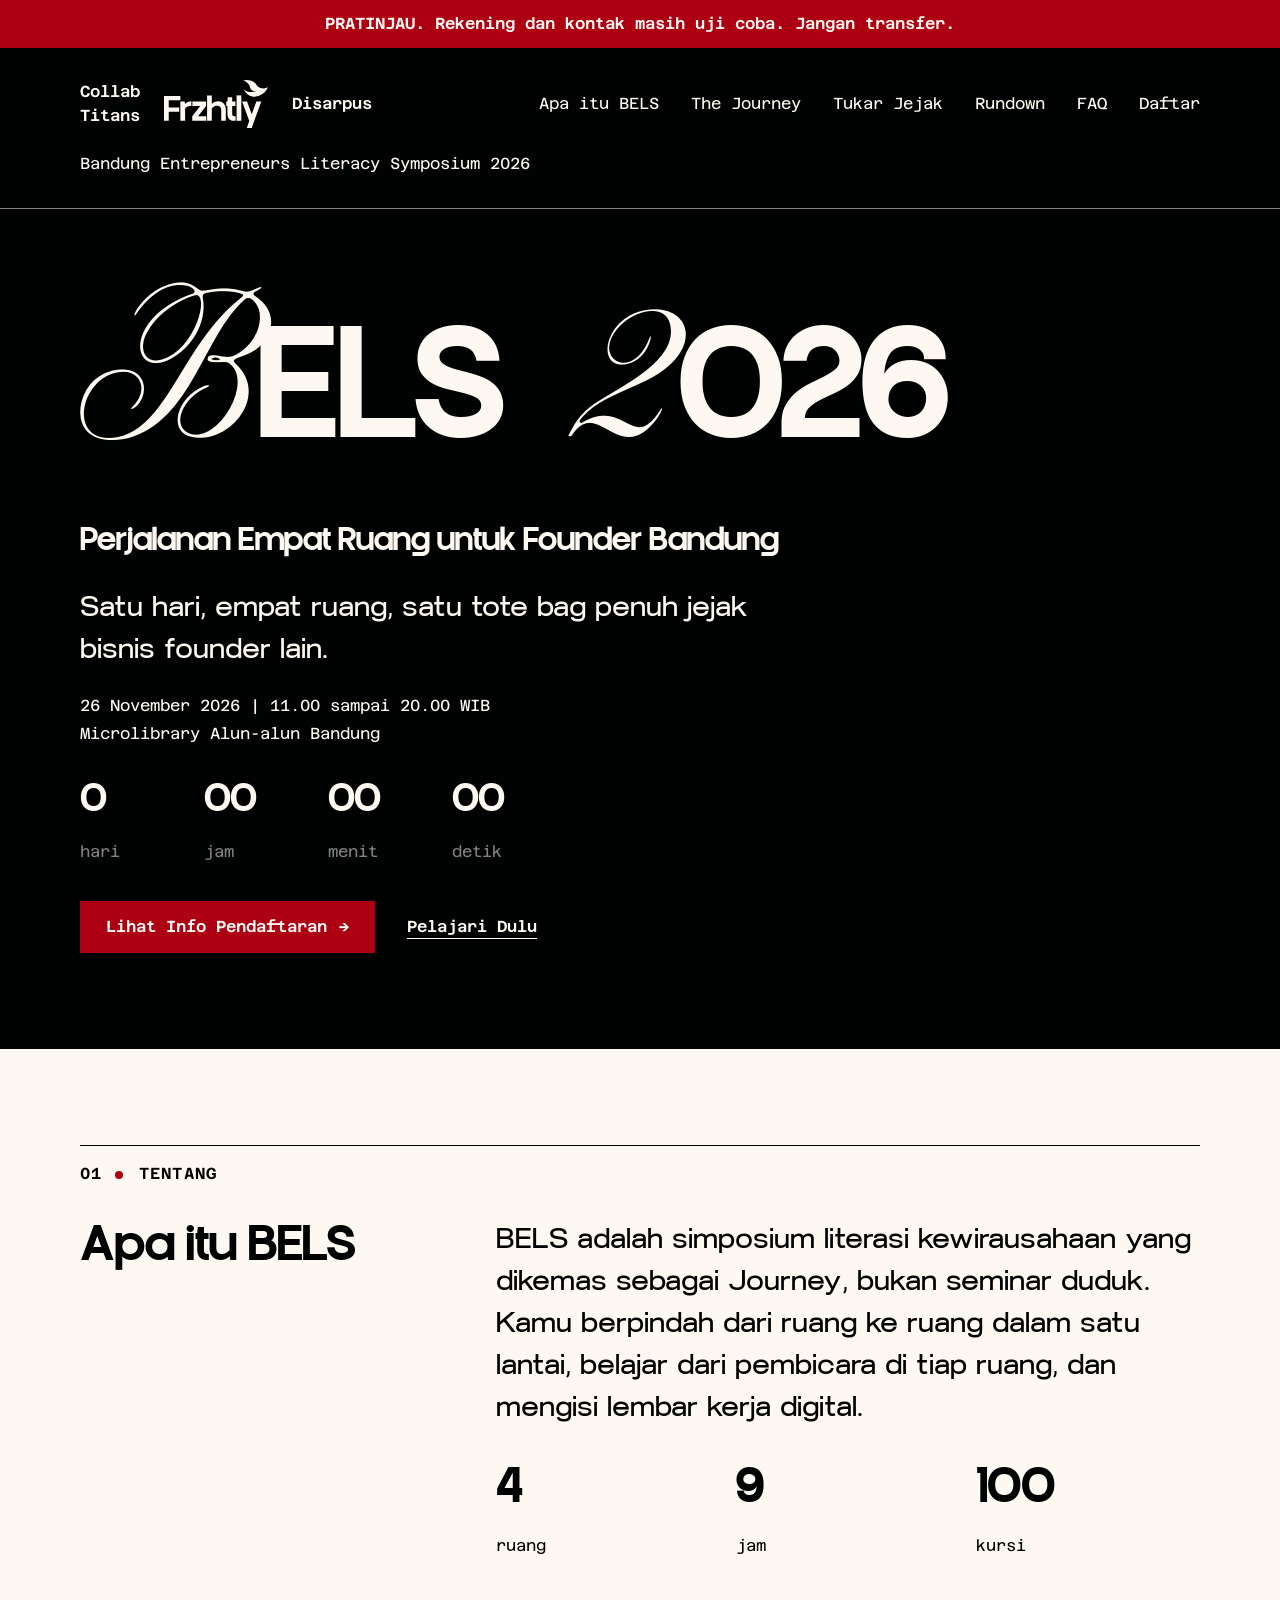
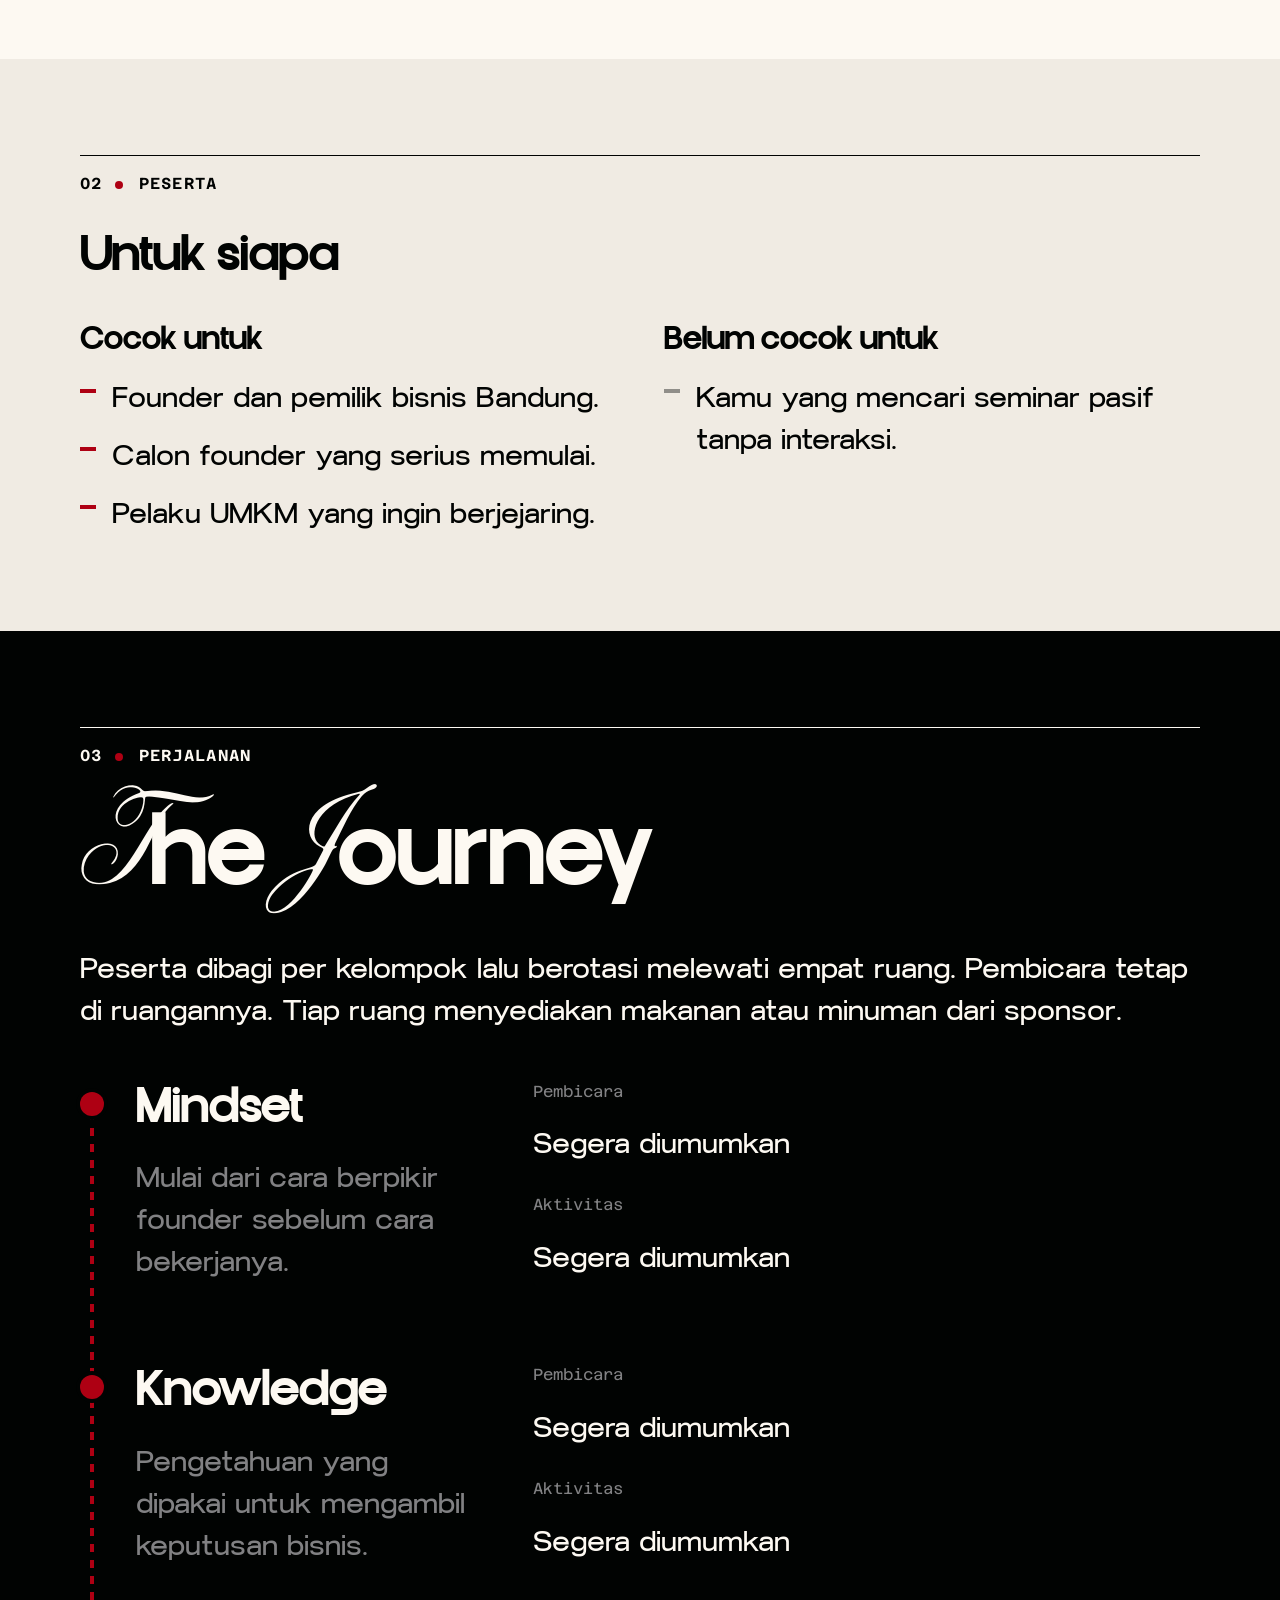
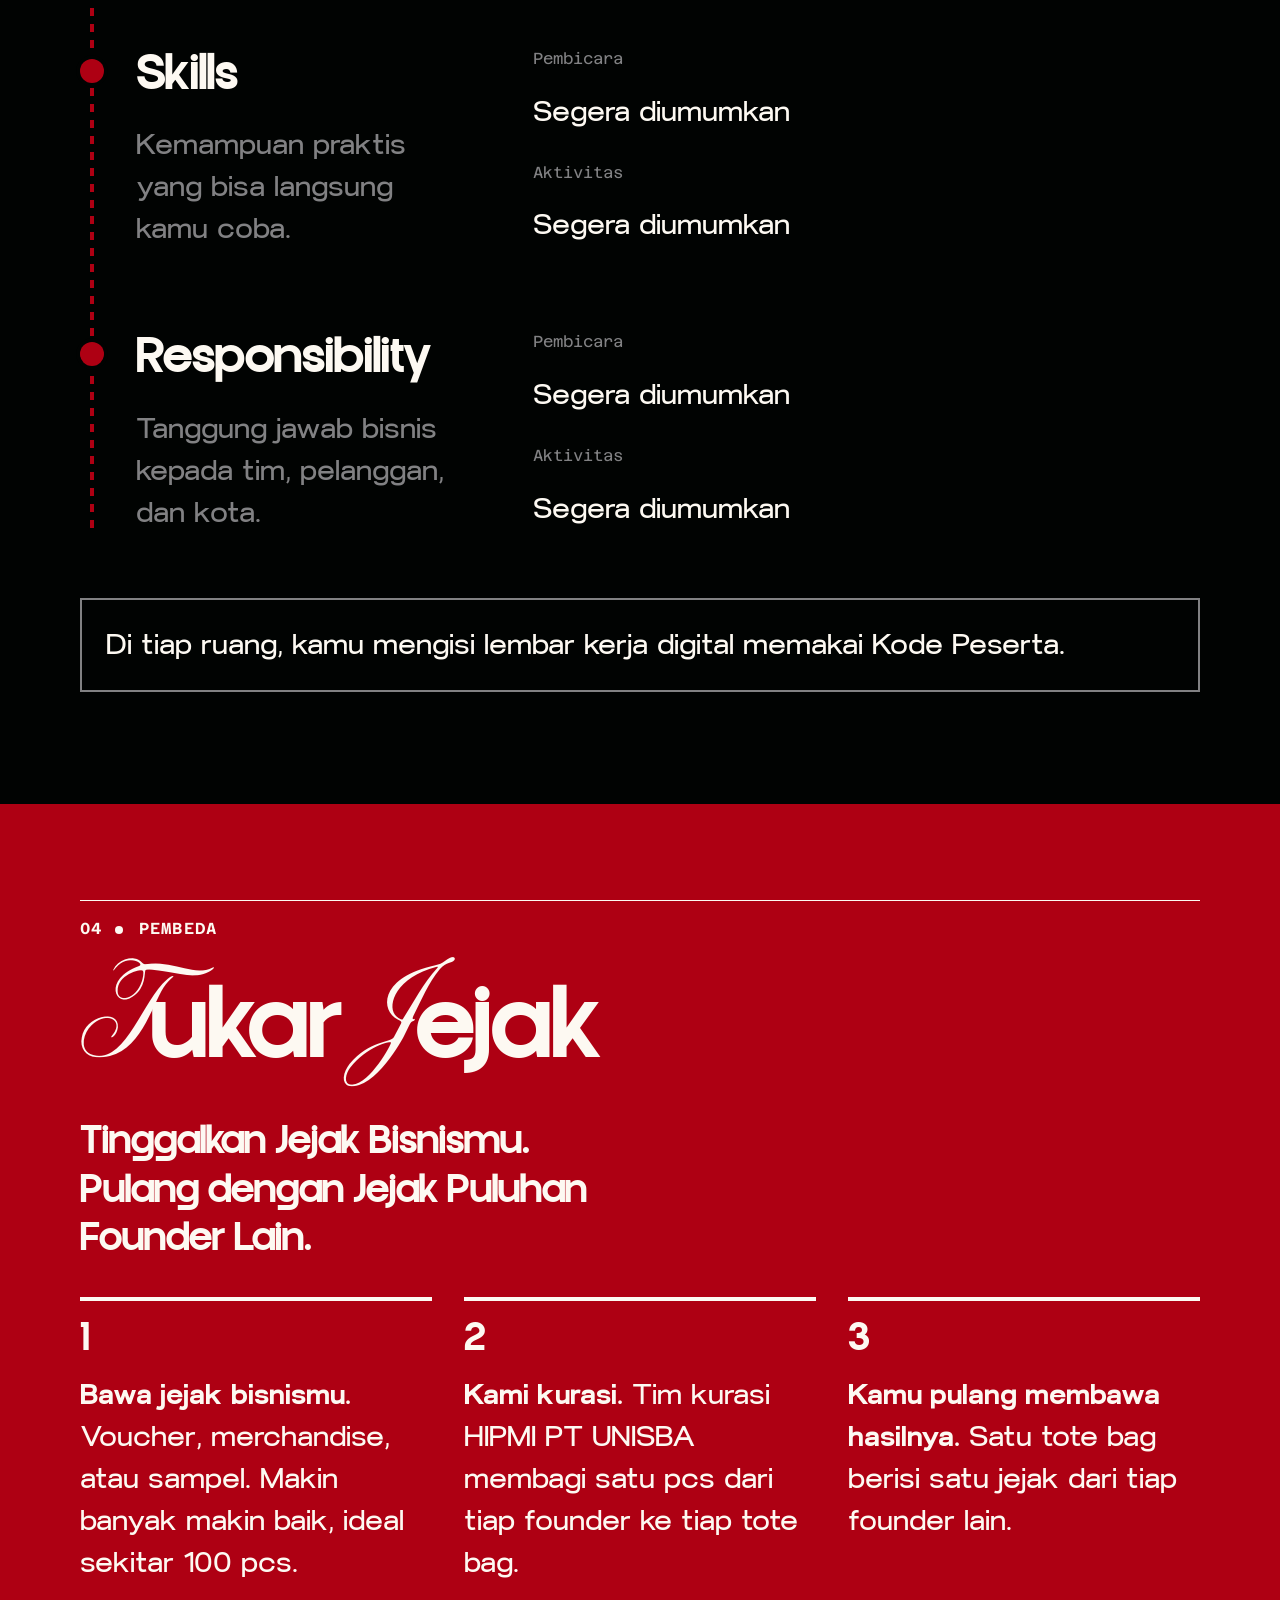
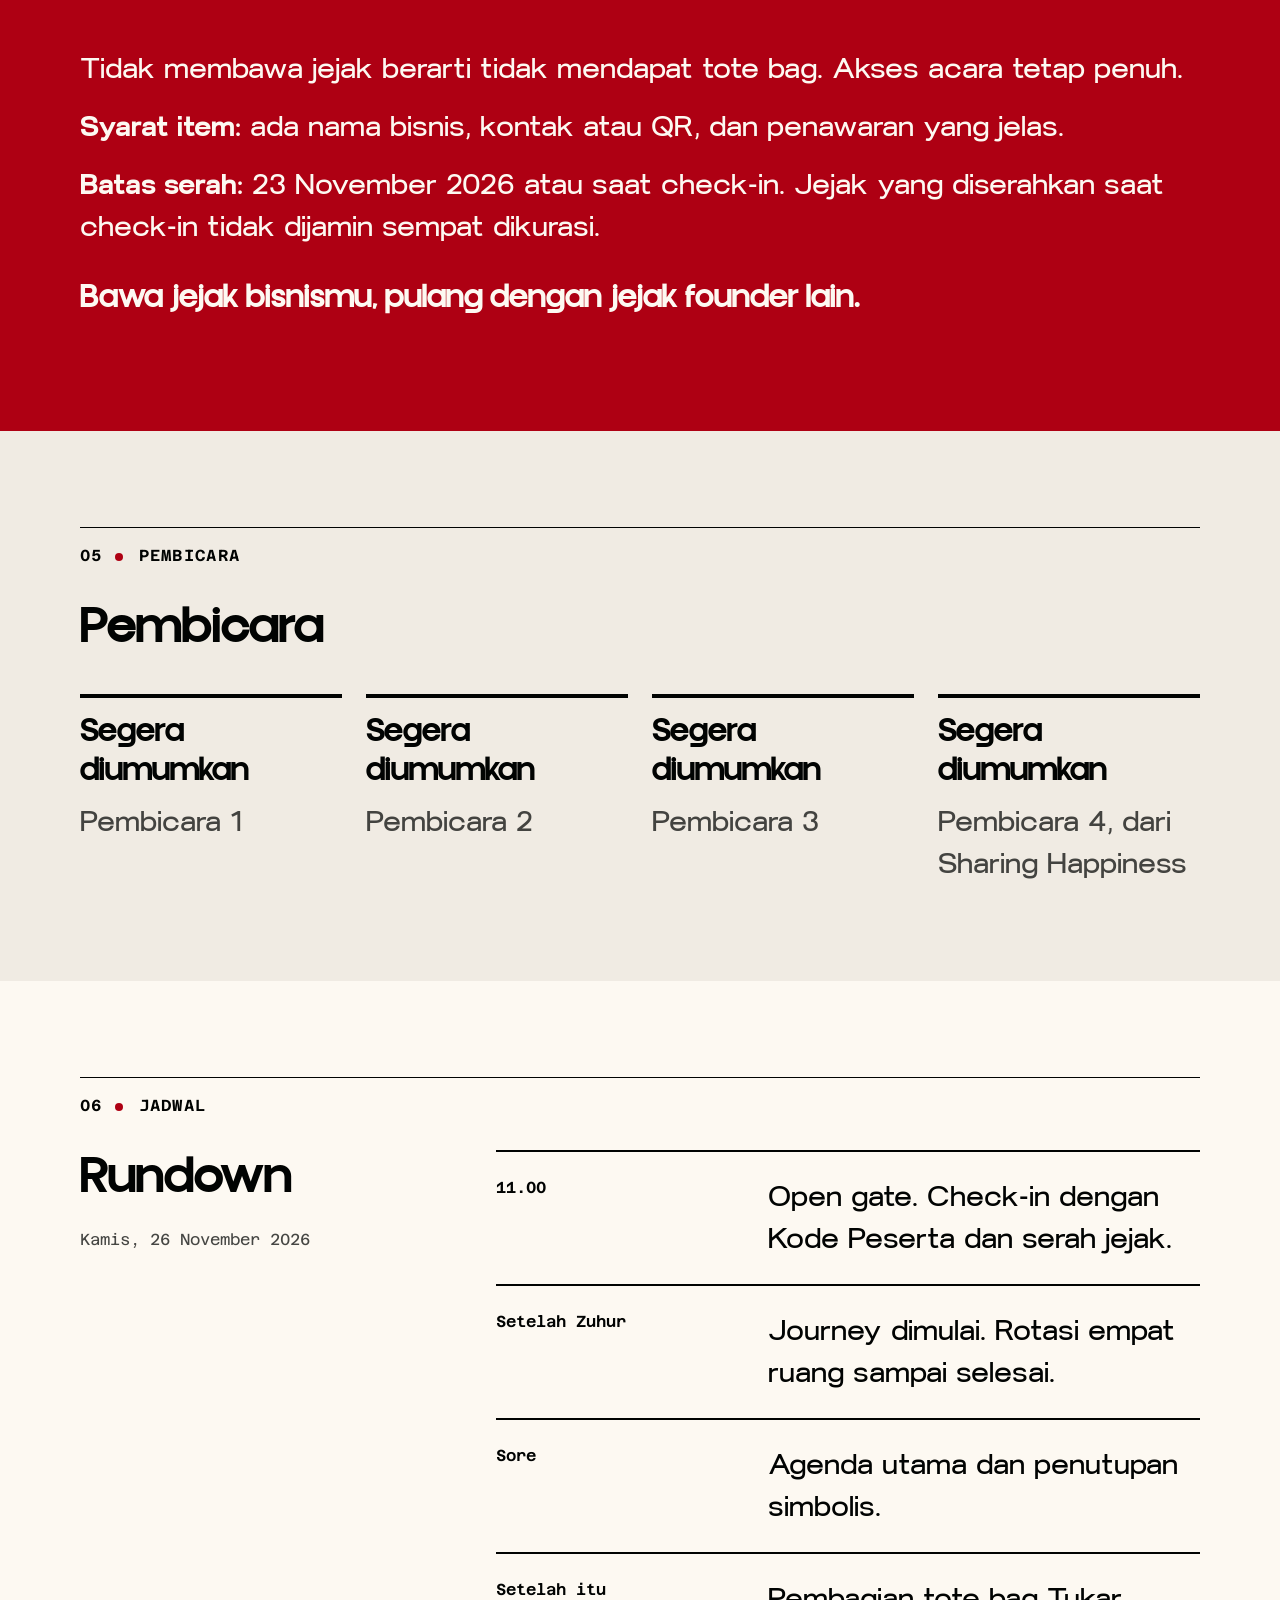
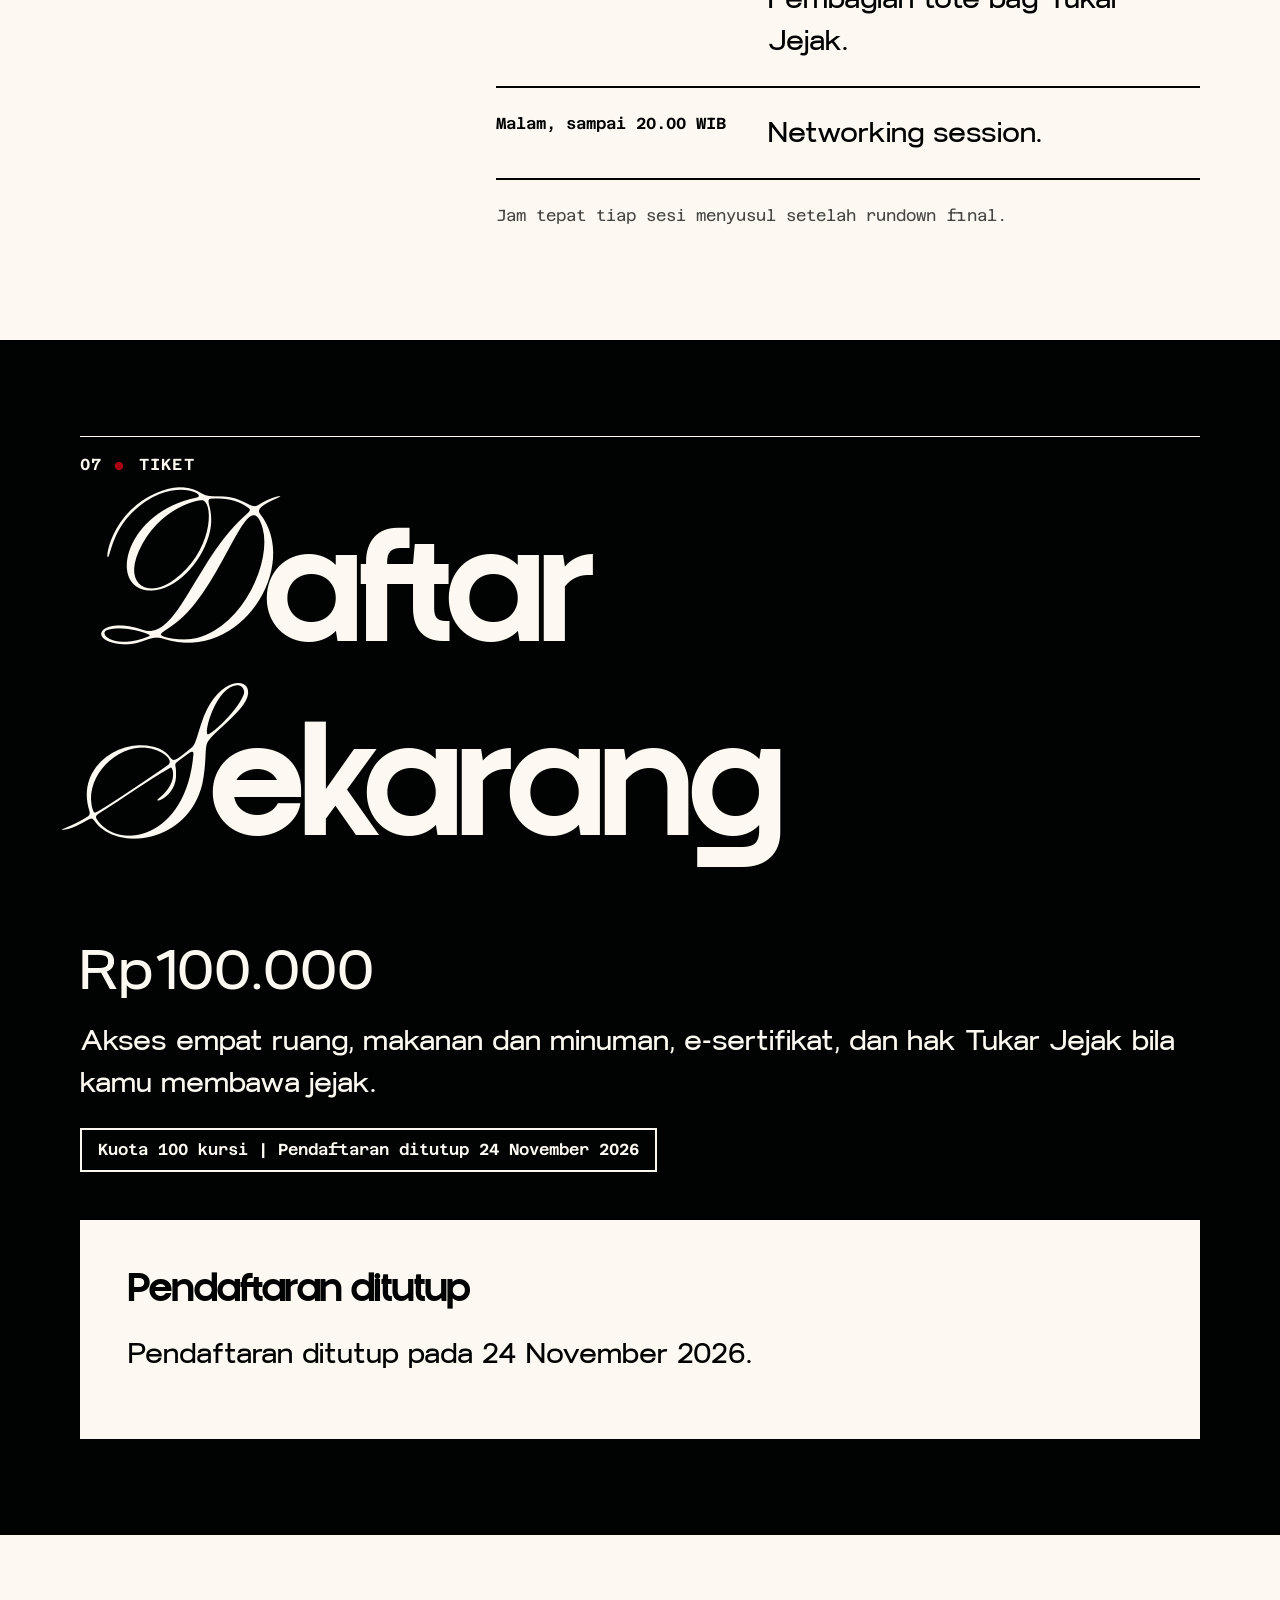
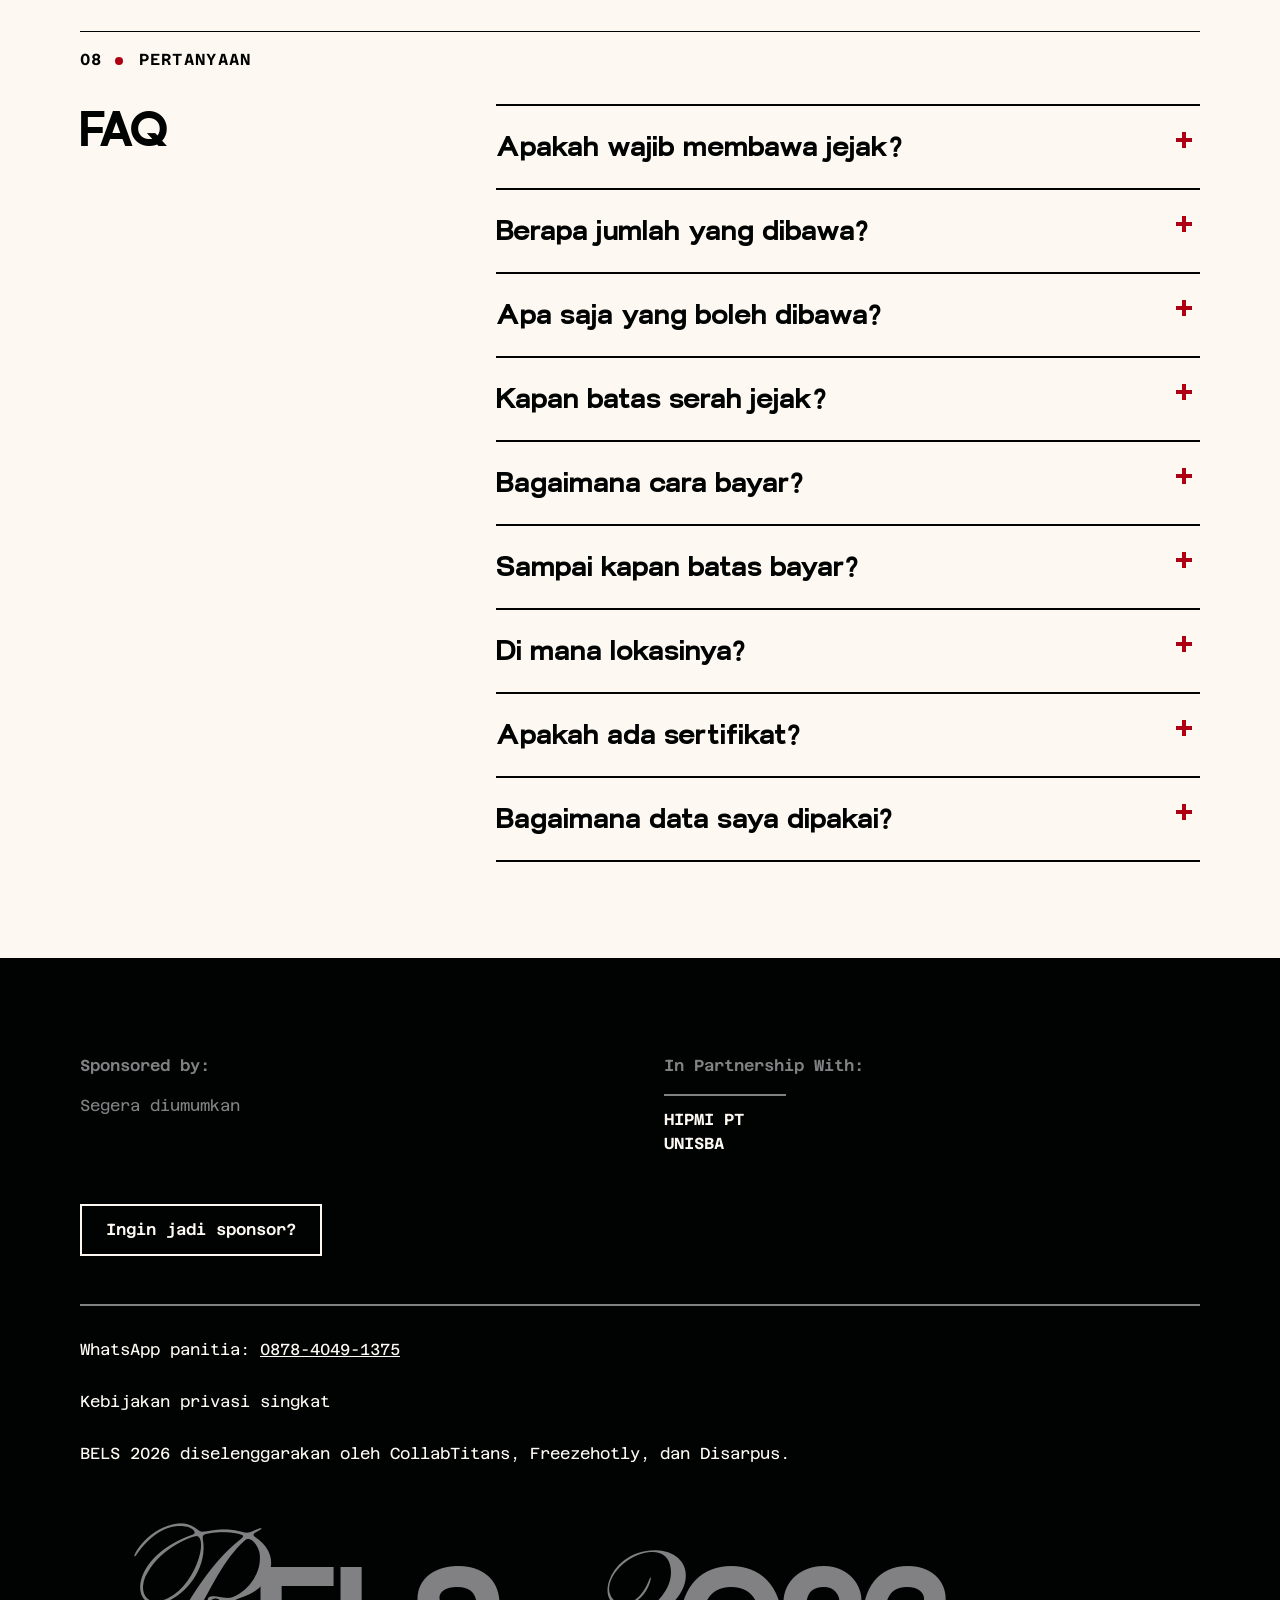
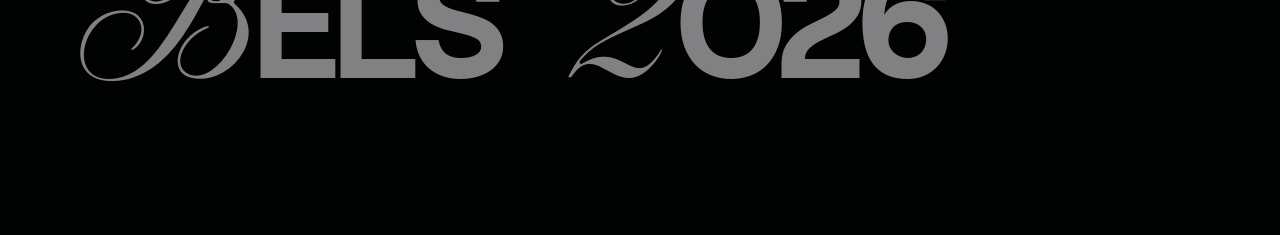
<file: index.html>
<!doctype html>
<html lang="id">
<head>
<meta charset="utf-8">
<meta name="viewport" content="width=device-width, initial-scale=1">
<title>BELS 2026 – Bandung Entrepreneurs Literacy Symposium</title>
<meta name="description" content="26 November 2026, Microlibrary Alun-alun Bandung. Satu hari, empat ruang, satu tote bag penuh jejak bisnis founder lain. Kuota 100 peserta.">
<meta name="theme-color" content="#010302">
<meta name="robots" content="noindex, nofollow"><!-- hapus saat go-public -->
<meta property="og:title" content="BELS 2026 – Bandung Entrepreneurs Literacy Symposium">
<meta property="og:description" content="Perjalanan Empat Ruang untuk Founder Bandung. 26 November 2026, Microlibrary Alun-alun Bandung.">
<meta property="og:type" content="website">
<link rel="icon" href="favicon.svg" type="image/svg+xml">

<link rel="preload" href="fonts/Francy.woff2" as="font" type="font/woff2" crossorigin>
<link rel="preload" href="fonts/BlauerNue-Regular.woff2" as="font" type="font/woff2" crossorigin>
<style>
@font-face{font-family:"Francy";src:url("fonts/Francy.woff2") format("woff2");font-display:swap}
@font-face{font-family:"Old Money Script";src:url("fonts/OldMoney-Script.woff2") format("woff2");font-display:swap}
@font-face{font-family:"Azeret Mono";src:url("fonts/AzeretMono-Variable.woff2") format("woff2");font-weight:100 900;font-display:swap}
@font-face{font-family:"Blauer Nue";src:url("fonts/BlauerNue-Regular.woff2") format("woff2");font-weight:400;font-display:swap}
@font-face{font-family:"Blauer Nue";src:url("fonts/BlauerNue-Medium.woff2") format("woff2");font-weight:500;font-display:swap}
@font-face{font-family:"Blauer Nue";src:url("fonts/BlauerNue-Bold.woff2") format("woff2");font-weight:700;font-display:swap}

:root{
  --black:#010302; --white:#FDF9F2; --red:#AE0013; --broken:#F0EBE3; --grey:#818183;
  --m:32px; --sec:64px;
  --ct:72px;  --ct-o:88px;
  --ti:56px;  --ti-o:68px;
  --h1:48px; --h2:40px; --h3:32px; --p:24px; --s:16px;
  --f-title:"Francy","Arial Narrow",Arial,sans-serif;
  --f-body:"Blauer Nue","Helvetica Neue",Arial,sans-serif;
  --f-mono:"Azeret Mono",ui-monospace,Menlo,monospace;
}
@media (min-width:768px){
  :root{--m:48px;--sec:80px;--ct:112px;--ct-o:140px;--ti:72px;--ti-o:88px}
}
@media (min-width:1200px){
  :root{--m:64px;--sec:96px;--ct:176px;--ct-o:220px;--ti:112px;--ti-o:140px;--h1:56px;--h2:44px;--h3:36px;--p:28px}
}

*,*::before,*::after{box-sizing:border-box}
html{-webkit-text-size-adjust:100%;scroll-behavior:smooth}
@media (prefers-reduced-motion:reduce){html{scroll-behavior:auto}}
body{margin:0;background:var(--white);color:var(--black);font-family:var(--f-body);font-size:var(--p);line-height:1.5;padding-bottom:96px}
@media (min-width:768px){body{padding-bottom:0}}
img,svg{display:block;max-width:100%}
a{color:inherit}
p{margin:0 0 16px}
ul,ol{margin:0;padding:0;list-style:none}
h1,h2,h3{margin:0;font-family:var(--f-title);font-weight:400;line-height:1.1}
.h1{font-size:var(--h1)} .h2{font-size:var(--h2)} .h3{font-size:var(--h3)}
.small{font-family:var(--f-mono);font-size:var(--s);line-height:1.5}
.measure{max-width:60ch}

/* Judul besar dengan huruf pertama Old Money Script */
.ct{font-size:var(--ct)} .ti{font-size:var(--ti)}
.ct,.ti{overflow-wrap:break-word}
.o{font-family:"Old Money Script","Francy",serif;font-weight:400;line-height:0;margin-left:.12em}
.ct .o{font-size:var(--ct-o)} .ti .o{font-size:var(--ti-o)}
.w{white-space:nowrap}

/* Seksi */
.sec{padding-block:var(--sec)}
.wrap{max-width:calc(1120px + 2 * var(--m));margin-inline:auto;padding-inline:var(--m)}
.dark{background:var(--black);color:var(--white)}
.light{background:var(--white);color:var(--black)}
.broken{background:var(--broken);color:var(--black)}
.dark .muted{color:var(--grey)}
.light .muted,.broken .muted{color:var(--black);opacity:.72}
.stack>*+*{margin-top:24px}
.split{display:grid;gap:32px}
@media (min-width:1200px){.split{grid-template-columns:4fr 8fr;gap:64px}}

/* Tombol */
.btn{display:inline-flex;align-items:center;justify-content:center;min-height:48px;padding:12px 24px;border:2px solid transparent;font:600 var(--s)/1.5 var(--f-mono);text-decoration:none;cursor:pointer;background:none;color:inherit;text-align:center}
.btn-red{background:var(--red);color:var(--white);border-color:var(--red)}
.btn-red:hover{background:var(--white);color:var(--red)}
.btn-red.go::after{content:"\2192";margin-left:12px}
.link{display:inline-flex;align-items:center;min-height:48px;padding:12px 0;font:600 var(--s)/1.5 var(--f-mono);color:inherit;text-decoration:underline;text-decoration-thickness:1px;text-underline-offset:6px}
.link:hover{text-decoration-thickness:2px}
.red{background:var(--red);color:var(--white)}
.red :focus-visible{outline-color:var(--white)}
.eyebrow{display:flex;gap:16px;align-items:baseline;margin:0 0 32px;padding-top:16px;border-top:1px solid currentColor;font:600 var(--s)/1.5 var(--f-mono);text-transform:uppercase;letter-spacing:.08em}
.eyebrow span:first-child::after{content:"";display:inline-block;width:8px;height:8px;margin-left:12px;background:var(--red);border-radius:50%}
.red .eyebrow span:first-child::after{background:var(--white)}
.preview{padding:12px var(--m);background:var(--red);color:var(--white);font:600 var(--s)/1.5 var(--f-mono);text-align:center}
.preview[hidden]{display:none}
.btn-line{border-color:currentColor}
.btn-line:hover{background:var(--white);color:var(--black)}
.light .btn-line:hover,.broken .btn-line:hover{background:var(--black);color:var(--white)}
.btn[disabled]{opacity:.5;cursor:wait}
:focus-visible{outline:4px solid var(--red);outline-offset:4px}
.dark :focus-visible{outline-color:var(--white)}
.row{display:flex;flex-wrap:wrap;gap:16px}

/* Header */
.orgs{display:flex;align-items:center;gap:24px;min-height:48px}
.orgs img{height:48px;width:auto}
.orgs .txt{font:600 var(--s)/24px var(--f-mono)}
.eventname{margin:24px 0 0;font:var(--s)/1.5 var(--f-mono)}
.top{padding-block:32px;border-bottom:1px solid var(--grey)}
.bar{display:grid;gap:8px}
.menu-btn{justify-self:start;min-height:48px;padding:12px 0;border:0;background:none;color:inherit;font:600 var(--s)/1.5 var(--f-mono);text-decoration:underline;text-underline-offset:6px;text-decoration-thickness:1px;cursor:pointer}
#nav-list{display:none;margin:0 0 8px}
#nav-list.open{display:block}
#nav-list a{display:flex;align-items:center;min-height:48px;font:var(--s)/1.5 var(--f-mono);text-decoration:none;border-top:1px solid var(--grey)}
#nav-list a:hover{text-decoration:underline;text-underline-offset:6px}
@media (min-width:768px){.menu-btn{display:none}#nav-list,#nav-list.open{display:flex;flex-wrap:wrap;gap:0 32px;margin:0}#nav-list a{border-top:0}}
@media (min-width:1200px){.bar{grid-template-columns:1fr auto;align-items:center}}

/* Hero */
.hero{padding-block:var(--sec)}
.hero h2{margin-top:24px}
.hero .lead{margin-top:24px;max-width:36ch}
.info{margin-top:24px;display:grid;gap:4px}
.countdown{margin-top:32px;display:grid;grid-template-columns:repeat(4,1fr);gap:16px;max-width:480px}
.countdown b{display:block;font:400 var(--h2)/1.1 var(--f-title)}
.countdown span{font:var(--s)/1.5 var(--f-mono);color:var(--grey)}
.hero .row{margin-top:32px}

/* Angka */
.facts{display:grid;grid-template-columns:repeat(3,1fr);gap:16px;margin-top:32px}
.facts b{display:block;font:400 var(--h1)/1.1 var(--f-title)}
.facts span{font:var(--s)/1.5 var(--f-mono)}

/* Untuk siapa */
.cols{display:grid;gap:32px}
@media (min-width:768px){.cols{grid-template-columns:1fr 1fr;gap:48px}}
.ticks li{position:relative;padding-left:32px;margin-top:16px}
.ticks li::before{content:"";position:absolute;left:0;top:12px;width:16px;height:4px;background:var(--red)}
.ticks.no li::before{background:var(--black);opacity:.4}

/* Journey */
.route{position:relative;margin-top:48px;padding-left:56px}
.route::before{content:"";position:absolute;left:10px;top:16px;bottom:16px;width:4px;background-image:linear-gradient(var(--red) 50%,transparent 50%);background-size:4px 16px}
.stop{position:relative;padding-bottom:64px}
.stop:last-child{padding-bottom:0}
.stop::before{content:"";position:absolute;left:-56px;top:12px;width:24px;height:24px;border-radius:50%;background:var(--red);box-shadow:0 0 0 4px var(--black)}
.stop h3{font-size:var(--h1)}
.stop dl{margin:24px 0 0;display:grid;gap:8px}
.stop dt{font:var(--s)/1.5 var(--f-mono);color:var(--grey)}
.stop dd{margin:0 0 8px}
@media (min-width:1200px){.stop{display:grid;grid-template-columns:4fr 8fr;gap:64px}.stop dl{margin-top:0}}
.note{margin-top:48px;padding:24px;border:2px solid var(--grey)}

/* Tukar Jejak */
.steps{counter-reset:s;margin-top:32px;display:grid;gap:24px}
@media (min-width:1200px){.steps{grid-template-columns:repeat(3,1fr);gap:32px}}
.steps li{counter-increment:s;padding-top:16px;border-top:4px solid var(--white)}
.steps li::before{content:counter(s);display:block;font:400 var(--h2)/1.1 var(--f-title);margin-bottom:8px}
.rules{margin-top:48px;display:grid;gap:16px}
.rules p{margin:0}
.callout{margin-top:32px;font-family:var(--f-title);font-size:var(--h3);line-height:1.1}

/* Pembicara */
.speakers{display:grid;gap:24px;margin-top:32px}
@media (min-width:768px){.speakers{grid-template-columns:1fr 1fr}}
@media (min-width:1200px){.speakers{grid-template-columns:repeat(4,1fr)}}
.spk{border-top:4px solid var(--black);padding-top:16px}
.spk h3{font-size:var(--h3)}
.spk p{margin:8px 0 0}

/* Rundown */
.run li{display:grid;gap:4px;padding-block:24px;border-top:2px solid var(--black)}
.run li:last-child{border-bottom:2px solid var(--black)}
.run time{font:600 var(--s)/1.5 var(--f-mono)}
@media (min-width:768px){.run li{grid-template-columns:240px 1fr;gap:32px}}

/* Registrasi */
.price{margin-top:32px;display:grid;gap:8px}
.price .h1{display:block}
.quota{display:inline-block;margin-top:24px;padding:8px 16px;border:2px solid var(--white);font:600 var(--s)/1.5 var(--f-mono)}
.panel{margin-top:48px;background:var(--white);color:var(--black);padding:32px}
@media (min-width:768px){.panel{padding:48px}}
form fieldset{border:0;margin:0 0 48px;padding:0;min-width:0}
form legend{padding:0;margin-bottom:24px;font:400 var(--h3)/1.1 var(--f-title)}
.grid2{display:grid;gap:24px}
@media (min-width:768px){.grid2{grid-template-columns:1fr 1fr}}
.field{margin-bottom:24px}
.field label,.field .lab{display:block;margin-bottom:8px;font:600 var(--s)/1.5 var(--f-mono)}
.field .hint{display:block;margin-top:8px;font:var(--s)/1.5 var(--f-mono);opacity:.72}
.field input[type=text],.field input[type=email],.field input[type=tel],.field input[type=number],.field select,.field textarea{
  width:100%;min-height:48px;padding:12px 16px;border:2px solid var(--black);border-radius:0;background:var(--white);color:var(--black);font:400 var(--p)/1.5 var(--f-body);appearance:none;-webkit-appearance:none}
.field textarea{min-height:120px;resize:vertical}
.field select{padding-right:48px;background-image:url("data:image/svg+xml,%3Csvg xmlns='http://www.w3.org/2000/svg' width='16' height='8' viewBox='0 0 16 8'%3E%3Cpath d='M0 0l8 8 8-8z' fill='%23010302'/%3E%3C/svg%3E");background-repeat:no-repeat;background-position:right 16px center}
.field input:focus-visible,.field select:focus-visible,.field textarea:focus-visible{outline:4px solid var(--red);outline-offset:0}
.opts{display:grid;gap:0}
.opt{display:flex;align-items:center;gap:16px;min-height:48px;padding:8px 0;cursor:pointer;margin:0 !important;font:400 var(--p)/1.5 var(--f-body) !important}
.opt input{flex:none;width:24px;height:24px;margin:0;accent-color:var(--red)}
.opt.consent{align-items:flex-start;font-size:var(--s) !important;font-family:var(--f-mono) !important;font-weight:400 !important;padding:12px 0}
.opt.consent input{margin-top:0}
.err{display:none;margin-top:8px;color:var(--red);font:600 var(--s)/1.5 var(--f-mono)}
.has-err .err{display:block}
.has-err input[type=text],.has-err input[type=email],.has-err input[type=tel],.has-err input[type=number],.has-err select,.has-err textarea{border-color:var(--red)}
.hp{position:absolute;left:-9999px;width:1px;height:1px;overflow:hidden}
.alert{margin:0 0 24px;padding:16px;border:2px solid var(--red);color:var(--red);font:600 var(--s)/1.5 var(--f-mono)}
.alert[hidden]{display:none}
.demo{margin:0 0 24px;padding:16px;background:var(--broken);font:var(--s)/1.5 var(--f-mono)}
.sub{margin-top:24px}
.sub[hidden]{display:none}

/* Layar sukses */
.done[hidden],.closed[hidden],form[hidden]{display:none}
.code{display:flex;flex-wrap:wrap;align-items:center;gap:16px;margin:24px 0}
.code b{font:400 var(--h1)/1.1 var(--f-title)}
.bank{margin:24px 0;padding:24px;background:var(--broken)}
.bank dl{margin:0;display:grid;gap:4px}
.bank dt{font:var(--s)/1.5 var(--f-mono);opacity:.72}
.bank dd{margin:0 0 12px}
.bank .flag{margin:0 0 16px;font:600 var(--s)/1.5 var(--f-mono);color:var(--red)}
.done ol{margin:24px 0;display:grid;gap:16px;counter-reset:d}
.done li{counter-increment:d;padding-left:48px;position:relative}
.done li::before{content:counter(d);position:absolute;left:0;top:0;font:400 var(--h3)/1.1 var(--f-title)}

/* FAQ */
.faq details{border-top:2px solid var(--black)}
.faq details:last-child{border-bottom:2px solid var(--black)}
.faq summary{cursor:pointer;list-style:none;padding:20px 48px 20px 0;position:relative;font-weight:700;min-height:48px}
.faq summary::-webkit-details-marker{display:none}
.faq summary::after{content:"";position:absolute;right:8px;top:32px;width:16px;height:4px;background:var(--red)}
.faq summary::before{content:"";position:absolute;right:14px;top:26px;width:4px;height:16px;background:var(--red)}
.faq details[open] summary::before{display:none}
.faq .ans{padding:0 0 24px;max-width:60ch}
.faq .ans p{margin:0}

/* Footer */
.foot{padding-block:var(--sec)}
.foot .cols{gap:48px}
.foot h2{font:600 var(--s)/1.5 var(--f-mono);color:var(--grey);margin-bottom:16px}
.logos{display:grid;grid-template-columns:1fr 1fr;gap:16px}
.logos.row4{grid-template-columns:repeat(2,1fr)}
@media (min-width:768px){.logos.row4{grid-template-columns:repeat(4,1fr)}}
.slot{display:flex;align-items:center;min-height:48px;border-top:2px solid var(--grey);padding-top:12px;font:600 var(--s)/1.5 var(--f-mono)}
.slot img{height:48px;width:auto}
.soon{font:var(--s)/1.5 var(--f-mono);color:var(--grey)}
.foot .meta{margin-top:48px;padding-top:32px;border-top:2px solid var(--grey);display:grid;gap:16px;font:var(--s)/1.5 var(--f-mono)}
.foot details summary{cursor:pointer;min-height:48px;display:flex;align-items:center}
.foot details p{margin:8px 0 0;max-width:68ch}

.mark{margin:48px 0 0;padding-top:32px;font:400 var(--ct)/1.1 var(--f-title);color:var(--grey)}
.mark .o{font-size:var(--ct-o)}

/* Sticky CTA mobile */
.sticky{position:fixed;left:0;right:0;bottom:0;z-index:10;padding:16px var(--m);background:var(--black);border-top:2px solid var(--grey);transition:transform .2s}
.sticky .btn{width:100%}
.sticky.off{transform:translateY(100%)}
@media (min-width:768px){.sticky{display:none}}
@media (prefers-reduced-motion:reduce){.sticky{transition:none}}
.sr{position:absolute;width:1px;height:1px;overflow:hidden;clip:rect(0 0 0 0)}
</style>
</head>
<body>

<div class="preview" id="preview" hidden>PRATINJAU. Rekening dan kontak masih uji coba. Jangan transfer.</div>
<header class="dark top">
  <div class="wrap">
    <div class="bar">
      <div class="orgs" aria-label="Penyelenggara">
        <span class="txt">Collab<br>Titans</span>
        <img src="assets/logo-primary.svg" alt="Freezehotly" width="104" height="48">
        <span class="txt">Disarpus</span>
      </div>
      <nav aria-label="Navigasi utama">
        <button type="button" class="menu-btn" id="menu-btn" aria-expanded="false" aria-controls="nav-list">Menu</button>
        <ul id="nav-list">
          <li><a href="#apa">Apa itu BELS</a></li>
          <li><a href="#journey">The Journey</a></li>
          <li><a href="#tukar-jejak">Tukar Jejak</a></li>
          <li><a href="#rundown">Rundown</a></li>
          <li><a href="#faq">FAQ</a></li>
          <li><a href="#daftar">Daftar</a></li>
        </ul>
      </nav>
    </div>
    <p class="eventname">Bandung Entrepreneurs Literacy Symposium 2026</p>
  </div>
</header>

<main>
<!-- 1. HERO -->
<section class="dark hero" id="top">
  <div class="wrap">
    <h1 class="ct"><span class="w"><span class="o">B</span>ELS</span> <span class="w"><span class="o">2</span>026</span></h1>
    <h2 class="h3">Perjalanan Empat Ruang untuk Founder Bandung</h2>
    <p class="lead">Satu hari, empat ruang, satu tote bag penuh jejak bisnis founder lain.</p>
    <div class="info small">
      <span>26 November 2026 | 11.00 sampai 20.00 WIB</span>
      <span>Microlibrary Alun-alun Bandung</span>
    </div>
    <div class="countdown" id="countdown" role="timer" aria-label="Hitung mundur menuju acara">
      <div><b id="cd-d">--</b><span>hari</span></div>
      <div><b id="cd-h">--</b><span>jam</span></div>
      <div><b id="cd-m">--</b><span>menit</span></div>
      <div><b id="cd-s">--</b><span>detik</span></div>
    </div>
    <div class="row" style="align-items:center;gap:32px">
      <a class="btn btn-red go" href="#daftar">Daftar Sekarang</a>
      <a class="link" href="#apa">Pelajari Dulu</a>
    </div>
  </div>
</section>

<!-- 2. APA ITU BELS -->
<section class="light sec" id="apa">
  <div class="wrap">
  <p class="eyebrow"><span>01</span><span>Tentang</span></p>
  <div class="split">
    <h2 class="h1">Apa itu BELS</h2>
    <div>
      <p class="measure">BELS adalah simposium literasi kewirausahaan yang dikemas sebagai Journey, bukan seminar duduk. Kamu berpindah dari ruang ke ruang dalam satu lantai, belajar dari pembicara di tiap ruang, dan mengisi lembar kerja digital.</p>
      <div class="facts">
        <div><b>4</b><span>ruang</span></div>
        <div><b>9</b><span>jam</span></div>
        <div><b>100</b><span>kursi</span></div>
      </div>
    </div>
  </div>
  </div>
</section>

<!-- 3. UNTUK SIAPA -->
<section class="broken sec" id="untuk">
  <div class="wrap">
    <p class="eyebrow"><span>02</span><span>Peserta</span></p>
    <h2 class="h1">Untuk siapa</h2>
    <div class="cols" style="margin-top:32px">
      <div>
        <h3 class="h3">Cocok untuk</h3>
        <ul class="ticks">
          <li>Founder dan pemilik bisnis Bandung.</li>
          <li>Calon founder yang serius memulai.</li>
          <li>Pelaku UMKM yang ingin berjejaring.</li>
        </ul>
      </div>
      <div>
        <h3 class="h3">Belum cocok untuk</h3>
        <ul class="ticks no">
          <li>Kamu yang mencari seminar pasif tanpa interaksi.</li>
        </ul>
      </div>
    </div>
  </div>
</section>

<!-- 4. THE JOURNEY -->
<section class="dark sec" id="journey">
  <div class="wrap">
    <p class="eyebrow"><span>03</span><span>Perjalanan</span></p>
    <h2 class="ti"><span class="w"><span class="o">T</span>he</span> <span class="w"><span class="o">J</span>ourney</span></h2>
    <p class="measure" style="margin-top:24px">Peserta dibagi per kelompok lalu berotasi melewati empat ruang. Pembicara tetap di ruangannya. Tiap ruang menyediakan makanan atau minuman dari sponsor.</p>

    <ol class="route">
      <li class="stop">
        <div><h3>Mindset</h3><p class="muted" style="margin-top:16px">Mulai dari cara berpikir founder sebelum cara bekerjanya.</p></div>
        <dl><dt>Pembicara</dt><dd>Segera diumumkan</dd><dt>Aktivitas</dt><dd>Segera diumumkan</dd></dl>
      </li>
      <li class="stop">
        <div><h3>Knowledge</h3><p class="muted" style="margin-top:16px">Pengetahuan yang dipakai untuk mengambil keputusan bisnis.</p></div>
        <dl><dt>Pembicara</dt><dd>Segera diumumkan</dd><dt>Aktivitas</dt><dd>Segera diumumkan</dd></dl>
      </li>
      <li class="stop">
        <div><h3>Skills</h3><p class="muted" style="margin-top:16px">Kemampuan praktis yang bisa langsung kamu coba.</p></div>
        <dl><dt>Pembicara</dt><dd>Segera diumumkan</dd><dt>Aktivitas</dt><dd>Segera diumumkan</dd></dl>
      </li>
      <li class="stop">
        <div><h3>Responsibility</h3><p class="muted" style="margin-top:16px">Tanggung jawab bisnis kepada tim, pelanggan, dan kota.</p></div>
        <dl><dt>Pembicara</dt><dd>Segera diumumkan</dd><dt>Aktivitas</dt><dd>Segera diumumkan</dd></dl>
      </li>
    </ol>
    <p class="note">Di tiap ruang, kamu mengisi lembar kerja digital memakai Kode Peserta.</p>
  </div>
</section>

<!-- 5. TUKAR JEJAK -->
<section class="red sec" id="tukar-jejak">
  <div class="wrap">
    <p class="eyebrow"><span>04</span><span>Pembeda</span></p>
    <h2 class="ti"><span class="w"><span class="o">T</span>ukar</span> <span class="w"><span class="o">J</span>ejak</span></h2>
    <p class="h2" style="margin:24px 0 0;max-width:20ch;font-family:var(--f-title);line-height:1.1">Tinggalkan Jejak Bisnismu. Pulang dengan Jejak Puluhan Founder Lain.</p>
    <ol class="steps">
      <li><p><strong>Bawa jejak bisnismu.</strong> Voucher, merchandise, atau sampel. Makin banyak makin baik, ideal sekitar 100 pcs.</p></li>
      <li><p><strong>Kami kurasi.</strong> Tim kurasi HIPMI PT UNISBA membagi satu pcs dari tiap founder ke tiap tote bag.</p></li>
      <li><p><strong>Kamu pulang membawa hasilnya.</strong> Satu tote bag berisi satu jejak dari tiap founder lain.</p></li>
    </ol>
    <div class="rules">
      <p>Tidak membawa jejak berarti tidak mendapat tote bag. Akses acara tetap penuh.</p>
      <p><strong>Syarat item:</strong> ada nama bisnis, kontak atau QR, dan penawaran yang jelas.</p>
      <p><strong>Batas serah:</strong> 23 November 2026 atau saat check-in. Jejak yang diserahkan saat check-in tidak dijamin sempat dikurasi.</p>
    </div>
    <p class="callout">Bawa jejak bisnismu, pulang dengan jejak founder lain.</p>
  </div>
</section>

<!-- 6. PEMBICARA -->
<section class="broken sec" id="pembicara">
  <div class="wrap">
    <p class="eyebrow"><span>05</span><span>Pembicara</span></p>
    <h2 class="h1">Pembicara</h2>
    <div class="speakers">
      <div class="spk"><h3>Segera diumumkan</h3><p class="muted">Pembicara 1</p></div>
      <div class="spk"><h3>Segera diumumkan</h3><p class="muted">Pembicara 2</p></div>
      <div class="spk"><h3>Segera diumumkan</h3><p class="muted">Pembicara 3</p></div>
      <div class="spk"><h3>Segera diumumkan</h3><p class="muted">Pembicara 4, dari Sharing Happiness</p></div>
    </div>
  </div>
</section>

<!-- 7. RUNDOWN -->
<section class="light sec" id="rundown">
  <div class="wrap">
  <p class="eyebrow"><span>06</span><span>Jadwal</span></p>
  <div class="split">
    <div>
      <h2 class="h1">Rundown</h2>
      <p class="muted small" style="margin-top:16px">Kamis, 26 November 2026</p>
    </div>
    <div>
      <ul class="run">
        <li><time>11.00</time><span>Open gate. Check-in dengan Kode Peserta dan serah jejak.</span></li>
        <li><time>Setelah Zuhur</time><span>Journey dimulai. Rotasi empat ruang sampai selesai.</span></li>
        <li><time>Sore</time><span>Agenda utama dan penutupan simbolis.</span></li>
        <li><time>Setelah itu</time><span>Pembagian tote bag Tukar Jejak.</span></li>
        <li><time>Malam, sampai 20.00 WIB</time><span>Networking session.</span></li>
      </ul>
      <p class="muted small" style="margin-top:24px">Jam tepat tiap sesi menyusul setelah rundown final.</p>
    </div>
  </div>
  </div>
</section>

<!-- 8. TIKET & REGISTRASI -->
<section class="dark sec" id="daftar">
  <div class="wrap">
    <p class="eyebrow"><span>07</span><span>Tiket</span></p>
    <h2 class="ct"><span class="w"><span class="o">D</span>aftar</span> <span class="w"><span class="o">S</span>ekarang</span></h2>
    <div class="price">
      <span class="h1">Rp100.000</span>
      <p class="measure" style="margin:0">Akses empat ruang, makanan dan minuman, e-sertifikat, dan hak Tukar Jejak bila kamu membawa jejak.</p>
    </div>
    <span class="quota" id="quota">Kuota 100 kursi | Pendaftaran ditutup 24 November 2026</span>

    <div class="panel">
      <div class="closed" id="closed" hidden>
        <h3 class="h2" style="margin-bottom:16px">Pendaftaran ditutup</h3>
        <p id="closed-msg">Pendaftaran sudah ditutup.</p>
      </div>

      <div class="done" id="done" hidden>
        <h3 class="h2">Kursimu tercatat</h3>
        <p>Kursi ini kami pegang sampai <strong id="d-deadline"></strong>. Setelah itu kursi dilepas jika belum dibayar.</p>
        <div class="code"><b id="d-code">BELS-000</b><button type="button" class="btn btn-line" id="copy">Salin kode</button></div>
        <p class="small" style="margin:0">Simpan kode ini. Kamu butuh kode ini untuk konfirmasi bayar.</p>
        <ol>
          <li>Transfer <strong>Rp100.000</strong> ke rekening di bawah.</li>
          <li>Kirim bukti transfer ke WhatsApp panitia dengan kode registrasi.</li>
          <li>Setelah dicek, panitia mengirim Kode Peserta lewat WhatsApp.</li>
        </ol>
        <div class="bank">
          <p class="flag" id="bank-flag" hidden>REKENING DUMMY. Jangan transfer. Halaman ini belum siap tayang.</p>
          <dl>
            <dt>Bank</dt><dd id="b-name"></dd>
            <dt>Nomor rekening</dt><dd id="b-num"></dd>
            <dt>Atas nama</dt><dd id="b-holder"></dd>
          </dl>
        </div>
        <a class="btn btn-red" id="wa-confirm" href="#" target="_blank" rel="noopener">Konfirmasi via WhatsApp</a>
        <p class="demo" id="demo-note" hidden style="margin-top:24px">MODE DEMO: data belum tersimpan ke Google Sheets. Isi API_URL di config.js.</p>
      </div>

      <form id="form" novalidate autocomplete="on">
        <div class="alert" id="alert" role="alert" hidden></div>
        <div class="demo" id="demo-form" hidden>MODE DEMO: data belum tersimpan ke Google Sheets. Isi API_URL di config.js.</div>

        <fieldset>
          <legend>Data diri</legend>
          <div class="field"><label for="nama">Nama lengkap</label><input type="text" id="nama" name="nama" required autocomplete="name"><span class="err"></span></div>
          <div class="grid2">
            <div class="field"><label for="whatsapp">Nomor WhatsApp</label><input type="tel" id="whatsapp" name="whatsapp" required inputmode="tel" autocomplete="tel" placeholder="08xxxxxxxxxx"><span class="err"></span></div>
            <div class="field"><label for="email">Email</label><input type="email" id="email" name="email" required autocomplete="email"><span class="err"></span></div>
          </div>
          <div class="field"><label for="kota">Kota domisili</label><input type="text" id="kota" name="kota" required autocomplete="address-level2"><span class="err"></span></div>
        </fieldset>

        <fieldset>
          <legend>Data bisnis</legend>
          <div class="field"><label for="bisnis">Nama bisnis</label><input type="text" id="bisnis" name="bisnis" required autocomplete="organization"><span class="err"></span></div>
          <div class="grid2">
            <div class="field"><label for="bidang">Bidang usaha</label>
              <select id="bidang" name="bidang" required><option value="">Pilih bidang</option><option>F&amp;B</option><option>Fashion</option><option>Kreatif/Jasa</option><option>Teknologi</option><option>Kesehatan/Herbal</option><option>Pendidikan</option><option>Lainnya</option></select><span class="err"></span></div>
            <div class="field"><label for="tahap">Tahap bisnis</label>
              <select id="tahap" name="tahap" required><option value="">Pilih tahap</option><option>Baru ide</option><option>Sudah jalan kurang dari 1 tahun</option><option>1 sampai 3 tahun</option><option>Lebih dari 3 tahun</option></select><span class="err"></span></div>
          </div>
          <div class="grid2">
            <div class="field"><label for="tenaga">Jumlah tenaga kerja</label><input type="number" id="tenaga" name="tenaga" required min="0" max="100000" inputmode="numeric"><span class="err"></span></div>
            <div class="field"><label for="posisi">Posisimu</label>
              <select id="posisi" name="posisi" required><option value="">Pilih posisi</option><option>Pendiri</option><option>Co-founder</option><option>Manajer</option><option>Lainnya</option></select><span class="err"></span></div>
          </div>
          <div class="field"><label for="ig">Instagram atau website bisnis (opsional)</label><input type="text" id="ig" name="ig" autocomplete="url"><span class="err"></span></div>
        </fieldset>

        <fieldset>
          <legend>Untuk Academy dan dashboard</legend>
          <div class="field"><label for="tant_kat">Tantangan terbesar bisnismu saat ini</label>
            <select id="tant_kat" name="tant_kat" required><option value="">Pilih kategori</option><option>Modal</option><option>Perizinan</option><option>Pemasaran</option><option>SDM</option><option>Bahan baku</option><option>Regulasi</option><option>Infrastruktur</option><option>Lainnya</option></select><span class="err"></span></div>
          <div class="field"><label for="tant_teks">Ceritakan singkat tantanganmu</label><textarea id="tant_teks" name="tant_teks" required maxlength="500"></textarea><span class="err"></span></div>
          <div class="field"><label for="kontribusi">Kontribusi bisnismu untuk masyarakat (opsional)</label><textarea id="kontribusi" name="kontribusi" maxlength="500"></textarea><span class="err"></span></div>
          <div class="field"><span class="lab" id="minat-l">Yang paling ingin kamu pelajari (boleh lebih dari satu)</span>
            <div class="opts" role="group" aria-labelledby="minat-l">
              <label class="opt"><input type="checkbox" name="minat" value="Mindset">Mindset</label>
              <label class="opt"><input type="checkbox" name="minat" value="Knowledge">Knowledge</label>
              <label class="opt"><input type="checkbox" name="minat" value="Skills">Skills</label>
              <label class="opt"><input type="checkbox" name="minat" value="Responsibility">Responsibility</label>
            </div></div>
          <div class="field"><label for="sumber">Dari mana kamu tahu BELS</label>
            <select id="sumber" name="sumber" required><option value="">Pilih sumber</option><option>Instagram</option><option>Teman</option><option>HIPMI</option><option>Freezehotly</option><option>Lainnya</option></select><span class="err"></span></div>
        </fieldset>

        <fieldset>
          <legend>Tukar Jejak</legend>
          <div class="field" id="f-tukar"><span class="lab" id="tukar-l">Ikut Tukar Jejak?</span>
            <div class="opts" role="radiogroup" aria-labelledby="tukar-l">
              <label class="opt"><input type="radio" name="tukar" value="Ya" required>Ya, saya bawa jejak</label>
              <label class="opt"><input type="radio" name="tukar" value="Tidak">Tidak</label>
            </div>
            <span class="hint">Tidak ikut Tukar Jejak berarti tidak mendapat tote bag. Batas serah: 23 Nov atau saat check-in.</span>
            <span class="err"></span></div>
          <div class="sub" id="tukar-sub" hidden>
            <div class="field" id="f-jenis"><span class="lab" id="jenis-l">Jenis jejak</span>
              <div class="opts" role="group" aria-labelledby="jenis-l">
                <label class="opt"><input type="checkbox" name="jenis" value="Voucher cetak">Voucher cetak</label>
                <label class="opt"><input type="checkbox" name="jenis" value="Voucher digital">Voucher digital</label>
                <label class="opt"><input type="checkbox" name="jenis" value="Merchandise">Merchandise</label>
                <label class="opt"><input type="checkbox" name="jenis" value="Sampel produk">Sampel produk</label>
              </div><span class="err"></span></div>
            <div class="field"><label for="deskripsi">Nama bisnis dan penawaran di jejakmu</label><input type="text" id="deskripsi" name="deskripsi" required maxlength="200"><span class="err"></span></div>
            <div class="field"><label for="jumlah">Perkiraan jumlah yang dibawa</label><input type="number" id="jumlah" name="jumlah" required min="1" max="10000" inputmode="numeric"><span class="hint">Ideal sekitar 100 pcs.</span><span class="err"></span></div>
          </div>
        </fieldset>

        <fieldset>
          <legend>Persetujuan</legend>
          <div class="field"><label class="opt consent"><input type="checkbox" name="c1" required><span>Saya setuju data saya dipakai panitia untuk keperluan acara. (wajib)</span></label><span class="err"></span></div>
          <div class="field"><label class="opt consent"><input type="checkbox" name="c2" required><span>Saya setuju data saya diolah secara agregat dan anonim, dan ringkasannya dapat dibagikan kepada Pemerintah Kota Bandung dan mitra terkait. (wajib)</span></label><span class="err"></span></div>
          <div class="field"><label class="opt consent"><input type="checkbox" name="c3" required><span>Saya setuju hasil pengerjaan saya dipakai untuk analisis dan pengembangan Freezehotly Academy. (wajib)</span></label><span class="err"></span></div>
          <div class="field"><label class="opt consent"><input type="checkbox" name="c4"><span>Saya bersedia dihubungi untuk program lanjutan Freezehotly dan mitra. (opsional)</span></label></div>
          <p class="small muted" style="margin:0">Data per individu (nama, WhatsApp, email) tidak dibagikan ke pihak ketiga tanpa izin terpisah.</p>
        </fieldset>

        <div class="hp" aria-hidden="true"><label>Jangan diisi<input type="text" name="website" tabindex="-1" autocomplete="off"></label></div>
        <button type="submit" class="btn btn-red" id="submit" style="width:100%">Daftar dan Pegang Kursi</button>
        <p class="small muted" style="margin:16px 0 0">Kursi dipegang 24 jam. Bayar Rp100.000 lewat transfer, lalu kirim bukti ke WhatsApp panitia.</p>
      </form>
    </div>
  </div>
</section>

<!-- 9. FAQ -->
<section class="light sec" id="faq">
  <div class="wrap">
  <p class="eyebrow"><span>08</span><span>Pertanyaan</span></p>
  <div class="split">
    <h2 class="h1">FAQ</h2>
    <div class="faq">
      <details><summary>Apakah wajib membawa jejak?</summary><div class="ans"><p>Tidak wajib. Tanpa jejak kamu tetap mendapat akses penuh, tetapi tidak mendapat tote bag.</p></div></details>
      <details><summary>Berapa jumlah yang dibawa?</summary><div class="ans"><p>Makin banyak makin baik, ideal sekitar 100 pcs. Tiap tote bag hanya berisi satu pcs dari tiap founder.</p></div></details>
      <details><summary>Apa saja yang boleh dibawa?</summary><div class="ans"><p>Voucher cetak atau digital, merchandise kecil, atau sampel produk, selama berhubungan dengan bisnismu dan memenuhi syarat item: ada nama bisnis, kontak atau QR, dan penawaran yang jelas.</p></div></details>
      <details><summary>Kapan batas serah jejak?</summary><div class="ans"><p>23 November 2026 atau saat check-in. Jejak yang diserahkan saat check-in tidak dijamin sempat dikurasi.</p></div></details>
      <details><summary>Bagaimana cara bayar?</summary><div class="ans"><p>Setelah registrasi, transfer ke rekening yang tertera di layar konfirmasi, lalu kirim bukti ke WhatsApp panitia dengan kode registrasi.</p></div></details>
      <details><summary>Sampai kapan batas bayar?</summary><div class="ans"><p>24 jam setelah registrasi. Setelah itu kursi dilepas.</p></div></details>
      <details><summary>Di mana lokasinya?</summary><div class="ans"><p>Microlibrary Alun-alun Bandung (Asia Afrika), Jl. Alun-Alun Timur, Balonggede, Regol, Kota Bandung 40251. <a id="map-link" href="#" target="_blank" rel="noopener">Buka peta</a>.</p></div></details>
      <details><summary>Apakah ada sertifikat?</summary><div class="ans"><p>Ya. E-sertifikat untuk yang hadir, dan e-sertifikat tambahan bagi yang menyelesaikan semua PR H+7.</p></div></details>
      <details><summary>Bagaimana data saya dipakai?</summary><div class="ans"><p>Dijelaskan di bagian persetujuan pada form. Ringkasnya: data dipakai panitia untuk acara, diolah agregat dan anonim untuk laporan, dan hasil pengerjaanmu dipakai untuk Freezehotly Academy. Data per individu tidak dibagikan ke pihak ketiga tanpa izin terpisah.</p></div></details>
    </div>
  </div>
  </div>
</section>
</main>

<!-- FOOTER -->
<footer class="dark foot">
  <div class="wrap">
    <div class="cols">
      <div><h2>Sponsored by:</h2><div class="logos" id="sponsors"></div></div>
      <div><h2>In Partnership With:</h2><div class="logos row4" id="partners"></div></div>
    </div>
    <div class="row" style="margin-top:48px"><a class="btn btn-line" id="wa-sponsor" href="#" target="_blank" rel="noopener">Ingin jadi sponsor?</a></div>
    <div class="meta">
      <span>WhatsApp panitia: <a id="wa-contact" href="#" target="_blank" rel="noopener"></a></span>
      <span id="ig-wrap" hidden>Instagram: <a id="ig-link" href="#" target="_blank" rel="noopener"></a></span>
      <details>
        <summary>Kebijakan privasi singkat</summary>
        <p>Kami mengumpulkan data yang kamu isi di form untuk menyelenggarakan BELS 2026: pendaftaran, pembayaran, check-in, dan pengiriman informasi acara. Dengan persetujuanmu, data diolah secara agregat dan anonim untuk laporan kepada Pemerintah Kota Bandung dan mitra, dan hasil pengerjaanmu dipakai untuk Freezehotly Academy. Data per individu (nama, WhatsApp, email) tidak dibagikan ke pihak ketiga tanpa izin terpisah. Akses ke data pendaftaran dibatasi untuk panitia yang ditunjuk. Untuk melihat, mengoreksi, atau meminta penghapusan datamu, hubungi WhatsApp panitia.</p>
      </details>
      <span>BELS 2026 diselenggarakan oleh CollabTitans, Freezehotly, dan Disarpus.</span>
    </div>
    <p class="mark" aria-hidden="true"><span class="w"><span class="o">B</span>ELS</span> <span class="w"><span class="o">2</span>026</span></p>
  </div>
</footer>

<div class="sticky" id="sticky"><a class="btn btn-red" href="#daftar">Daftar Sekarang</a></div>

<noscript><p style="padding:24px;background:#F0EBE3;color:#010302;font:16px monospace">Form pendaftaran membutuhkan JavaScript. Hubungi panitia lewat WhatsApp untuk mendaftar.</p></noscript>

<script src="config.js"></script>
<script>
(function(){
"use strict";
var C = window.BELS_CONFIG || {};
var $ = function(s,r){return (r||document).querySelector(s)};
var $$ = function(s,r){return Array.prototype.slice.call((r||document).querySelectorAll(s))};
var rupiah = function(n){return "Rp" + String(n).replace(/\B(?=(\d{3})+(?!\d))/g,".")};
var wa = function(text){return "https://wa.me/" + C.WA_NUMBER + (text ? "?text=" + encodeURIComponent(text) : "")};
var DEMO = !C.API_URL;
var renderedAt = Date.now();

/* ---------- Banner pratinjau (hilang otomatis saat rekening asli diisi) ---------- */
if (C.BANK && C.BANK.isDummy) $("#preview").hidden = false;

/* ---------- Menu mobile ---------- */
(function(){
  var btn = $("#menu-btn"), list = $("#nav-list");
  function set(open){ list.classList.toggle("open", open); btn.setAttribute("aria-expanded", String(open)); btn.textContent = open ? "Tutup" : "Menu"; }
  btn.addEventListener("click", function(){ set(!list.classList.contains("open")); });
  $$("a", list).forEach(function(a){ a.addEventListener("click", function(){ set(false); }); });
  document.addEventListener("keydown", function(e){ if (e.key === "Escape" && list.classList.contains("open")){ set(false); btn.focus(); } });
})();

/* ---------- Kontak, peta, footer ---------- */
$("#wa-contact").href = wa(); $("#wa-contact").textContent = C.WA_DISPLAY;
$("#wa-sponsor").href = wa("Halo panitia BELS 2026, saya tertarik menjadi sponsor.");
$("#map-link").href = C.MAP_URL;
if (C.INSTAGRAM_URL){ $("#ig-wrap").hidden = false; $("#ig-link").href = C.INSTAGRAM_URL; $("#ig-link").textContent = C.INSTAGRAM_URL.replace(/^https?:\/\/(www\.)?/,""); }

function slots(el, list){
  el.innerHTML = "";
  if (!list || !list.length){ el.outerHTML = '<p class="soon" id="'+el.id+'">Segera diumumkan</p>'; return; }
  list.forEach(function(it){
    var d = document.createElement("div"); d.className = "slot";
    if (it.logo){ var i = document.createElement("img"); i.src = it.logo; i.alt = it.name; d.appendChild(i); }
    else d.textContent = it.name;
    el.appendChild(d);
  });
}
slots($("#sponsors"), C.SPONSORS); slots($("#partners"), C.PARTNERS);

/* ---------- Hitung mundur ---------- */
var target = new Date(C.EVENT_START).getTime();
function tick(){
  var diff = target - Date.now();
  if (diff < 0) diff = 0;
  var d = Math.floor(diff/864e5), h = Math.floor(diff%864e5/36e5), m = Math.floor(diff%36e5/6e4), s = Math.floor(diff%6e4/1e3);
  $("#cd-d").textContent = d; $("#cd-h").textContent = String(h).padStart(2,"0");
  $("#cd-m").textContent = String(m).padStart(2,"0"); $("#cd-s").textContent = String(s).padStart(2,"0");
}
tick(); setInterval(tick, 1000);

/* ---------- Kuota dan status buka/tutup ---------- */
var isOpen = true;
function closeForm(msg){
  isOpen = false; $("#form").hidden = true; $("#closed").hidden = false;
  $("#closed-msg").textContent = msg; $("#sticky").classList.add("off");
  $$(".btn-red[href='#daftar']").forEach(function(b){ b.textContent = "Lihat Info Pendaftaran"; });
}
if (Date.now() > new Date(C.REG_CLOSE).getTime()) closeForm("Pendaftaran ditutup pada 24 November 2026.");
if (DEMO){ $("#demo-form").hidden = false; }
else {
  fetch(C.API_URL + (C.API_URL.indexOf("?")>-1?"&":"?") + "action=status&_=" + Date.now())
    .then(function(r){return r.json()})
    .then(function(s){
      if (typeof s.remaining === "number") $("#quota").textContent = "Sisa " + s.remaining + " dari " + (s.quota||C.QUOTA) + " kursi | Ditutup 24 November 2026";
      if (s.open === false) closeForm(s.reason === "full" ? "Kuota 100 kursi sudah penuh." : "Pendaftaran sudah ditutup.");
    }).catch(function(){});
}

/* ---------- Sticky CTA mobile ---------- */
if ("IntersectionObserver" in window){
  var st = $("#sticky");
  var hide = {};
  var io = new IntersectionObserver(function(es){
    es.forEach(function(e){ hide[e.target.id] = e.isIntersecting; });
    st.classList.toggle("off", !isOpen || hide.daftar || hide.top);
  }, {threshold:0.05});
  io.observe($("#daftar")); io.observe($("#top"));
}

/* ---------- Form ---------- */
var form = $("#form");
var tukarSub = $("#tukar-sub");
function syncTukar(){
  var v = ($("input[name=tukar]:checked", form)||{}).value;
  var on = v === "Ya";
  tukarSub.hidden = !on;
  $$("input,select,textarea", tukarSub).forEach(function(el){ el.disabled = !on; });
}
$$("input[name=tukar]", form).forEach(function(r){ r.addEventListener("change", syncTukar); });
syncTukar();

function normWA(v){
  var d = String(v).replace(/\D/g,"");
  if (d.indexOf("62")===0) {} else if (d.indexOf("0")===0) d = "62" + d.slice(1); else if (d.indexOf("8")===0) d = "62" + d;
  return /^62\d{8,13}$/.test(d) ? d : "";
}
function setErr(el, msg){
  var f = el.closest(".field"); if (!f) return;
  var e = $(".err", f); if (!e){ e = document.createElement("span"); e.className="err"; f.appendChild(e); }
  e.textContent = msg; f.classList.add("has-err");
}
function clearErrs(){ $$(".has-err", form).forEach(function(f){ f.classList.remove("has-err"); }); }
function msgFor(el){
  var v = el.validity;
  if (el.type === "checkbox") return "Persetujuan ini wajib dicentang.";
  if (el.type === "radio") return "Pilih salah satu.";
  if (v.valueMissing) return "Wajib diisi.";
  if (v.typeMismatch) return "Format email belum benar.";
  if (v.rangeUnderflow) return "Isi angka minimal " + el.min + ".";
  if (v.rangeOverflow) return "Angka terlalu besar.";
  return "Isian belum benar.";
}
function validate(){
  clearErrs(); var first = null;
  $$("input,select,textarea", form).forEach(function(el){
    if (el.disabled || el.name === "website") return;
    if (!el.checkValidity()){ setErr(el, msgFor(el)); first = first || el; }
  });
  var wEl = $("#whatsapp");
  if (wEl.value && !normWA(wEl.value)){ setErr(wEl, "Nomor WhatsApp belum benar. Contoh: 081234567890."); first = first || wEl; }
  if (!tukarSub.hidden && !$$("input[name=jenis]:checked", form).length){ setErr($("input[name=jenis]"), "Pilih minimal satu jenis jejak."); first = first || $("input[name=jenis]"); }
  return first;
}
function showAlert(t){ var a = $("#alert"); a.textContent = t; a.hidden = false; a.scrollIntoView({block:"center"}); }
function vals(name){ return $$("input[name="+name+"]:checked", form).map(function(i){return i.value}).join(", "); }

function wibString(d){
  try { return new Intl.DateTimeFormat("id-ID",{timeZone:"Asia/Jakarta",weekday:"long",day:"numeric",month:"long",hour:"2-digit",minute:"2-digit",hour12:false}).format(d).replace(/\./g,":") + " WIB"; }
  catch(e){ return d.toString(); }
}
function success(code, deadlineISO, nama){
  var dl = new Date(deadlineISO);
  $("#d-code").textContent = code; $("#d-deadline").textContent = wibString(dl);
  var b = C.BANK || {}; $("#b-name").textContent = b.name; $("#b-num").textContent = b.number; $("#b-holder").textContent = b.holder;
  $("#bank-flag").hidden = !b.isDummy;
  $("#demo-note").hidden = !DEMO;
  $("#wa-confirm").href = wa("Halo panitia BELS 2026, saya " + nama + ", kode registrasi " + code + ". Saya sudah transfer " + rupiah(C.PRICE) + ". Berikut bukti transfernya.");
  form.hidden = true; $("#done").hidden = false;
  $("#sticky").classList.add("off");
  $("#done").scrollIntoView({block:"start"});
}
$("#copy").addEventListener("click", function(){
  var t = $("#d-code").textContent, btn = this;
  (navigator.clipboard ? navigator.clipboard.writeText(t) : Promise.reject()).then(function(){ btn.textContent = "Tersalin"; }, function(){ btn.textContent = "Salin manual"; });
});

form.addEventListener("submit", function(ev){
  ev.preventDefault(); $("#alert").hidden = true;
  var bad = validate();
  if (bad){ bad.focus(); return; }
  var btn = $("#submit"); btn.disabled = true; btn.textContent = "Mengirim...";
  var p = {
    nama: form.nama.value.trim(), whatsapp: normWA(form.whatsapp.value), email: form.email.value.trim(), kota: form.kota.value.trim(),
    bisnis: form.bisnis.value.trim(), bidang: form.bidang.value, tahap: form.tahap.value, tenaga: form.tenaga.value, ig: form.ig.value.trim(), posisi: form.posisi.value,
    tant_kat: form.tant_kat.value, tant_teks: form.tant_teks.value.trim(), kontribusi: form.kontribusi.value.trim(), minat: vals("minat"), sumber: form.sumber.value,
    tukar: ($("input[name=tukar]:checked", form)||{}).value, jenis: vals("jenis"), deskripsi: form.deskripsi ? form.deskripsi.value.trim() : "", jumlah: form.jumlah ? form.jumlah.value : "",
    c1: form.c1.checked, c2: form.c2.checked, c3: form.c3.checked, c4: form.c4.checked,
    website: form.website.value, elapsed: Date.now() - renderedAt
  };
  if (p.tukar !== "Ya"){ p.jenis = ""; p.deskripsi = ""; p.jumlah = ""; }
  function fail(msg){ btn.disabled = false; btn.textContent = "Daftar dan Pegang Kursi"; showAlert(msg); }
  if (DEMO){
    setTimeout(function(){ success("BELS-DEMO", new Date(Date.now() + C.PAY_HOURS*36e5).toISOString(), p.nama); }, 400);
    return;
  }
  fetch(C.API_URL, {method:"POST", headers:{"Content-Type":"text/plain;charset=utf-8"}, body: JSON.stringify(p)})
    .then(function(r){return r.json()})
    .then(function(r){
      if (r && r.ok) success(r.code, r.deadline, p.nama);
      else if (r && r.closed){ closeForm(r.message || "Pendaftaran sudah ditutup."); }
      else fail((r && r.message) || "Pendaftaran belum berhasil. Coba lagi beberapa saat.");
    })
    .catch(function(){ fail("Koneksi terputus. Datamu belum terkirim. Periksa sinyal lalu coba lagi."); });
});
})();
</script>
</body>
</html>
</file>
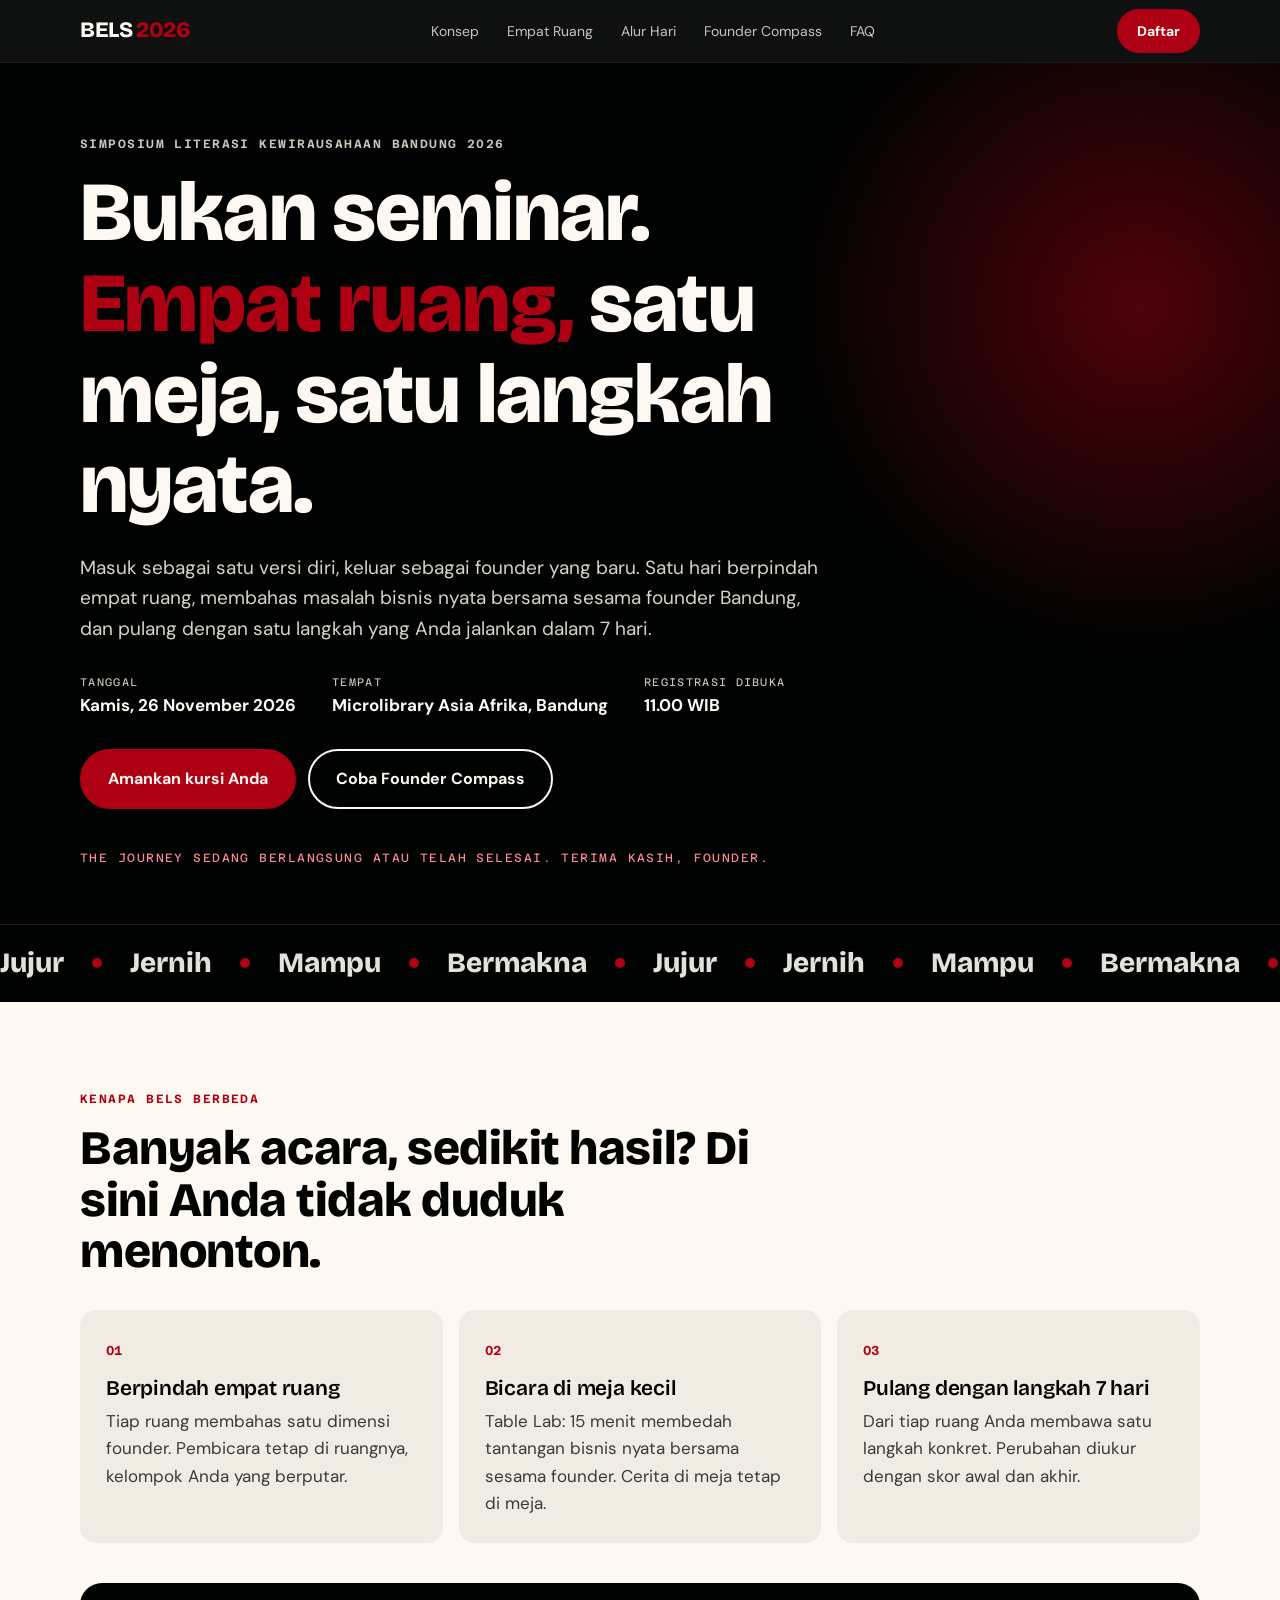
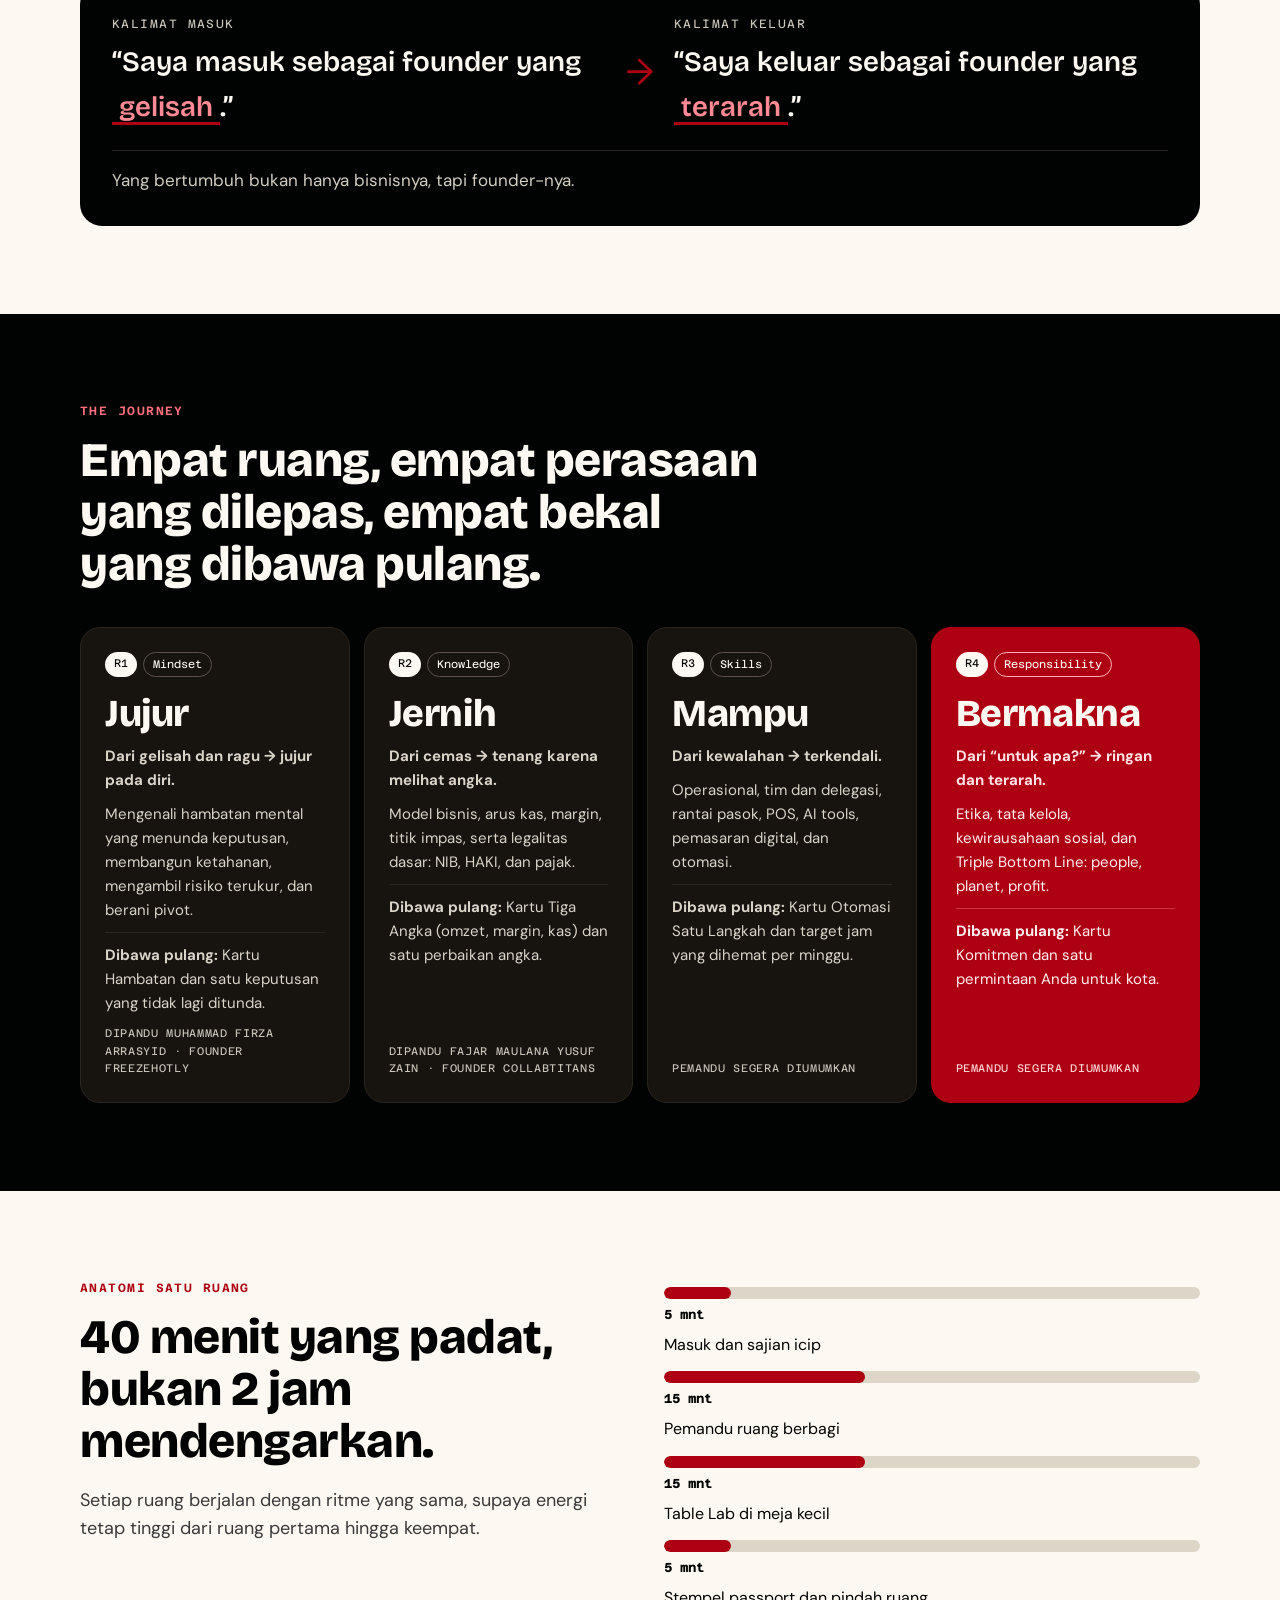
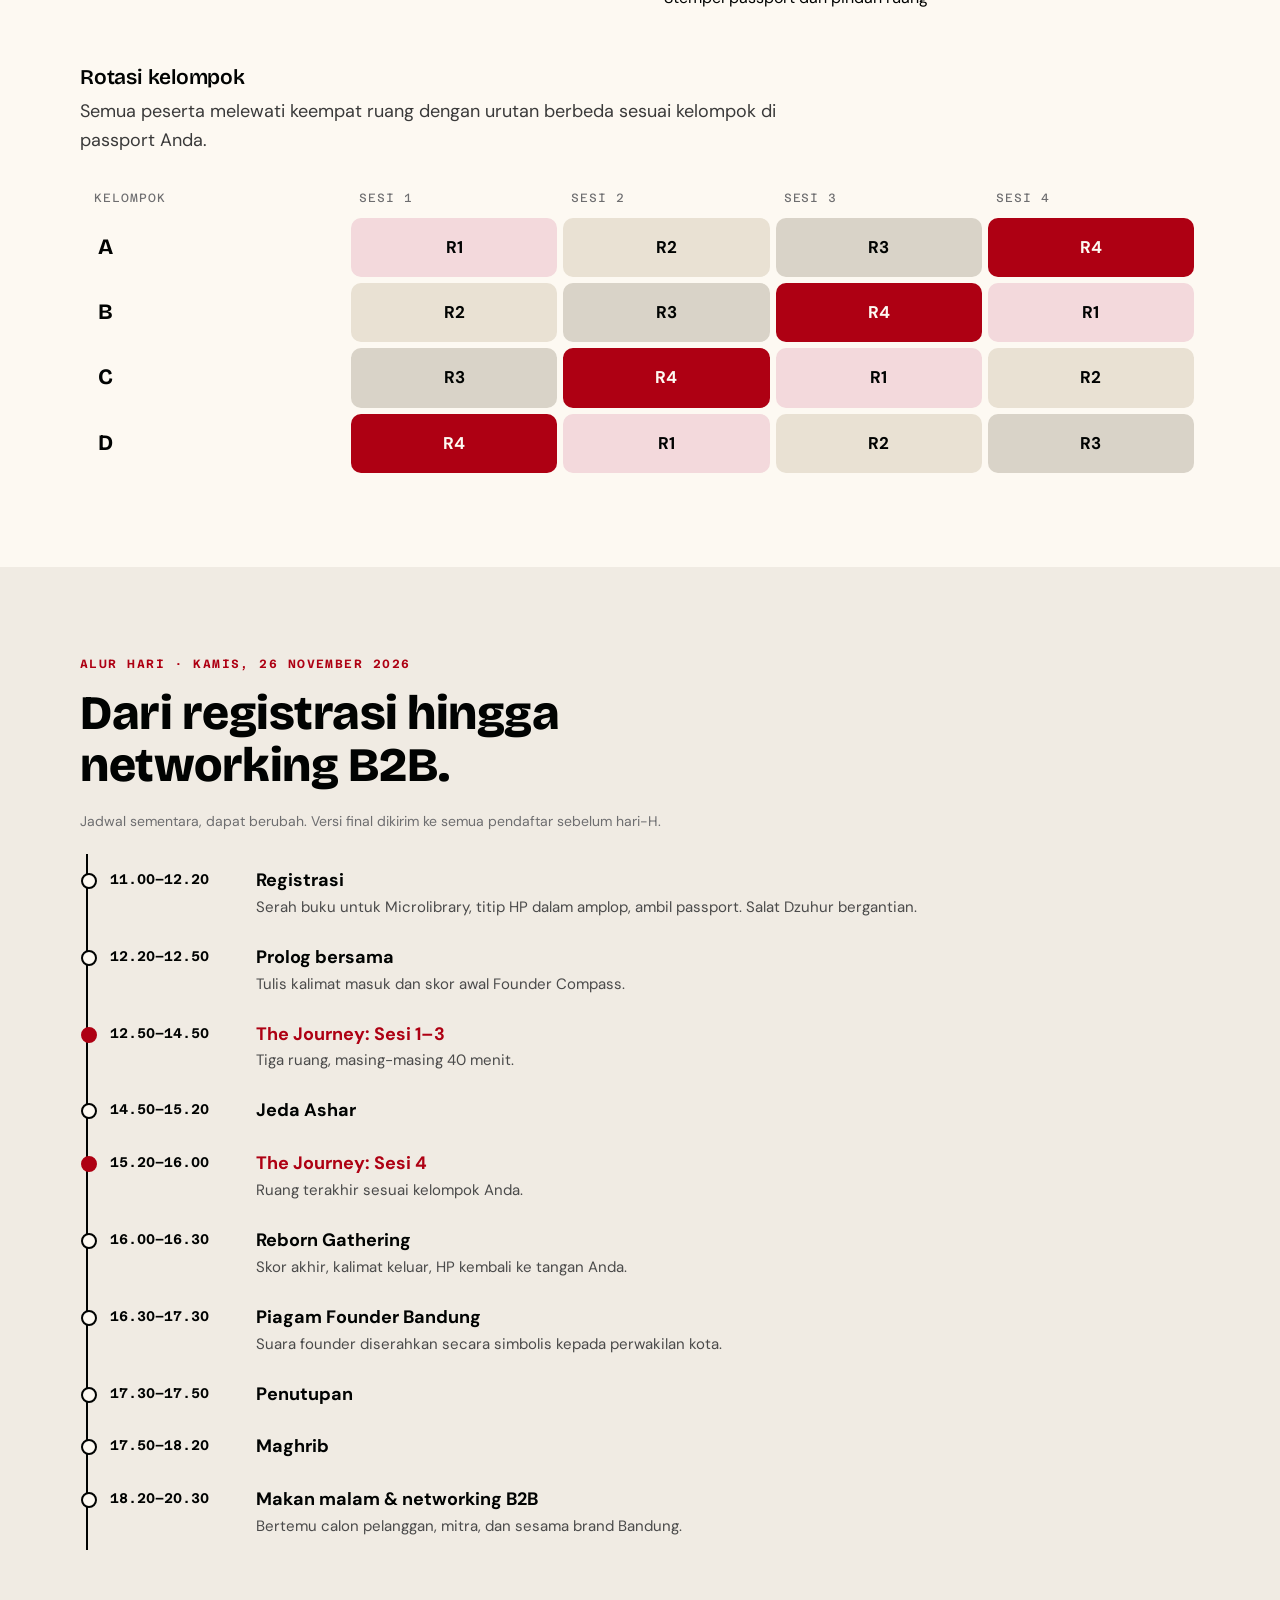
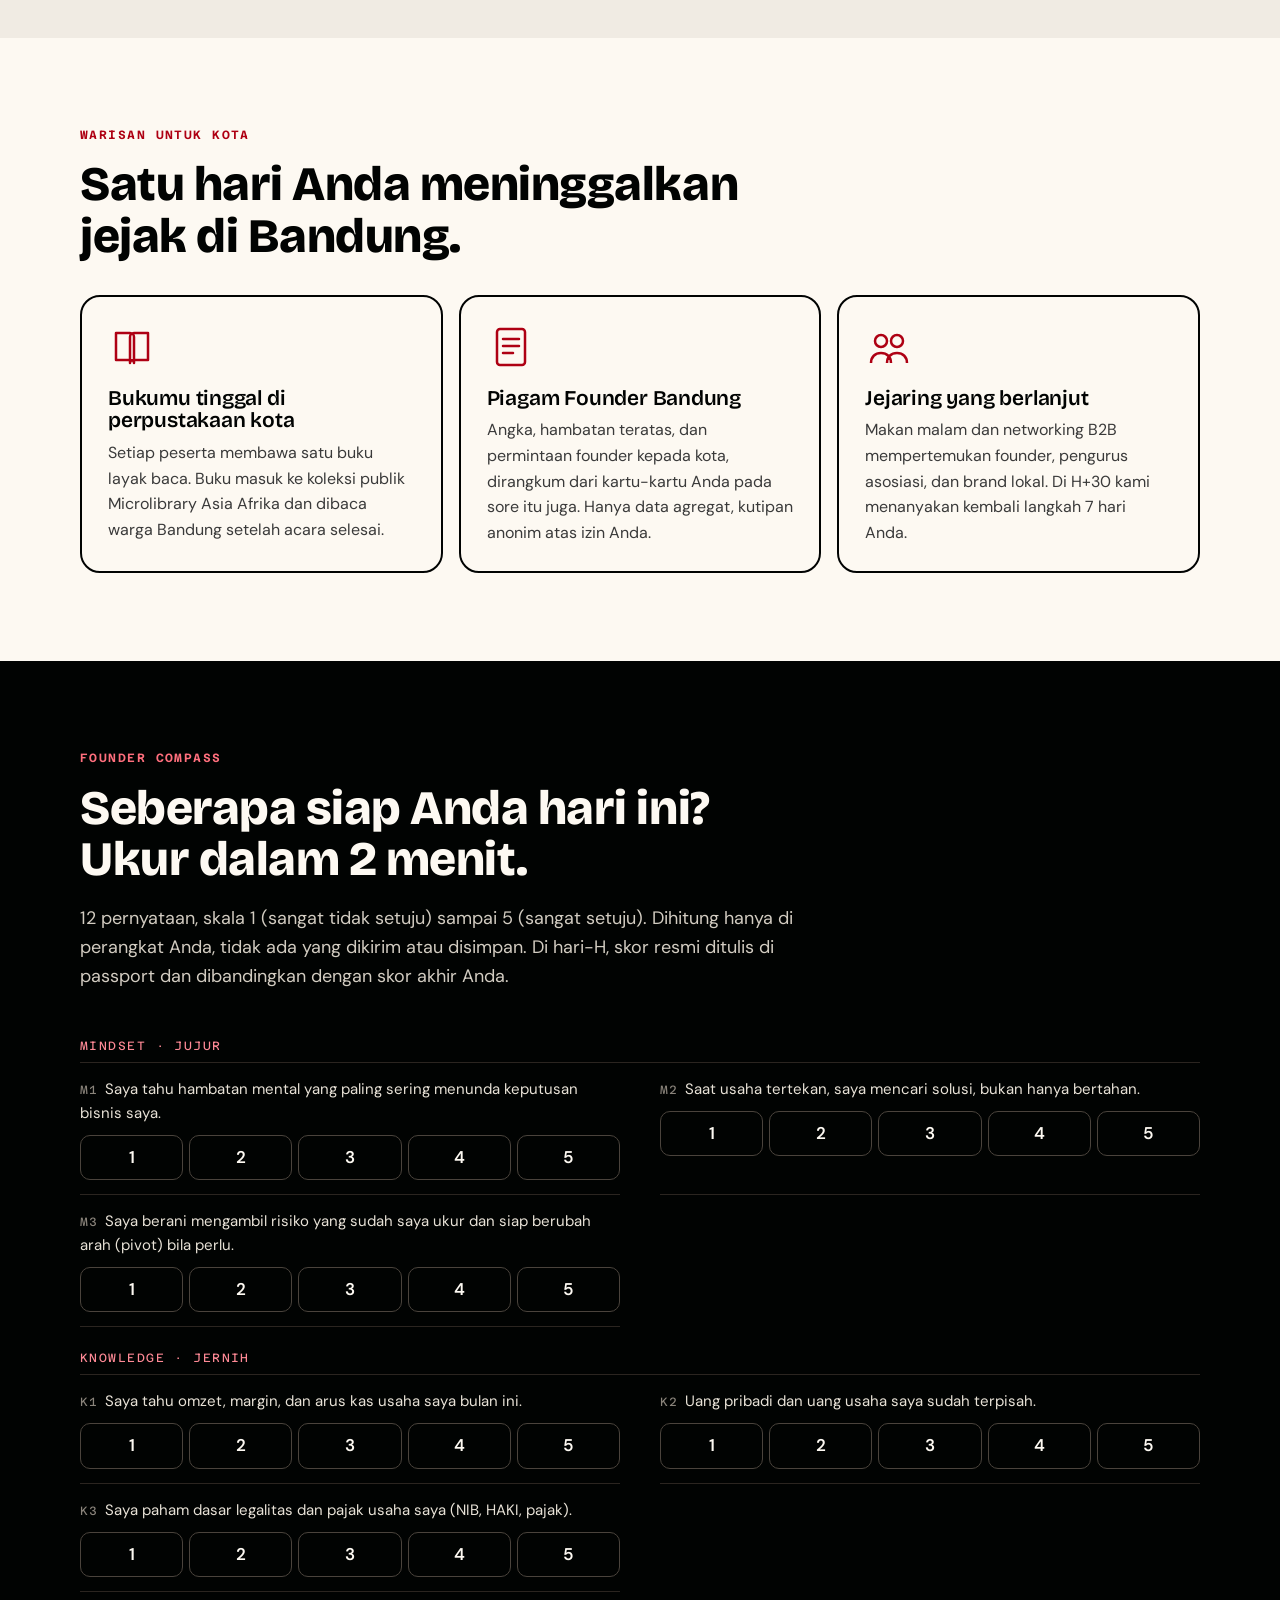
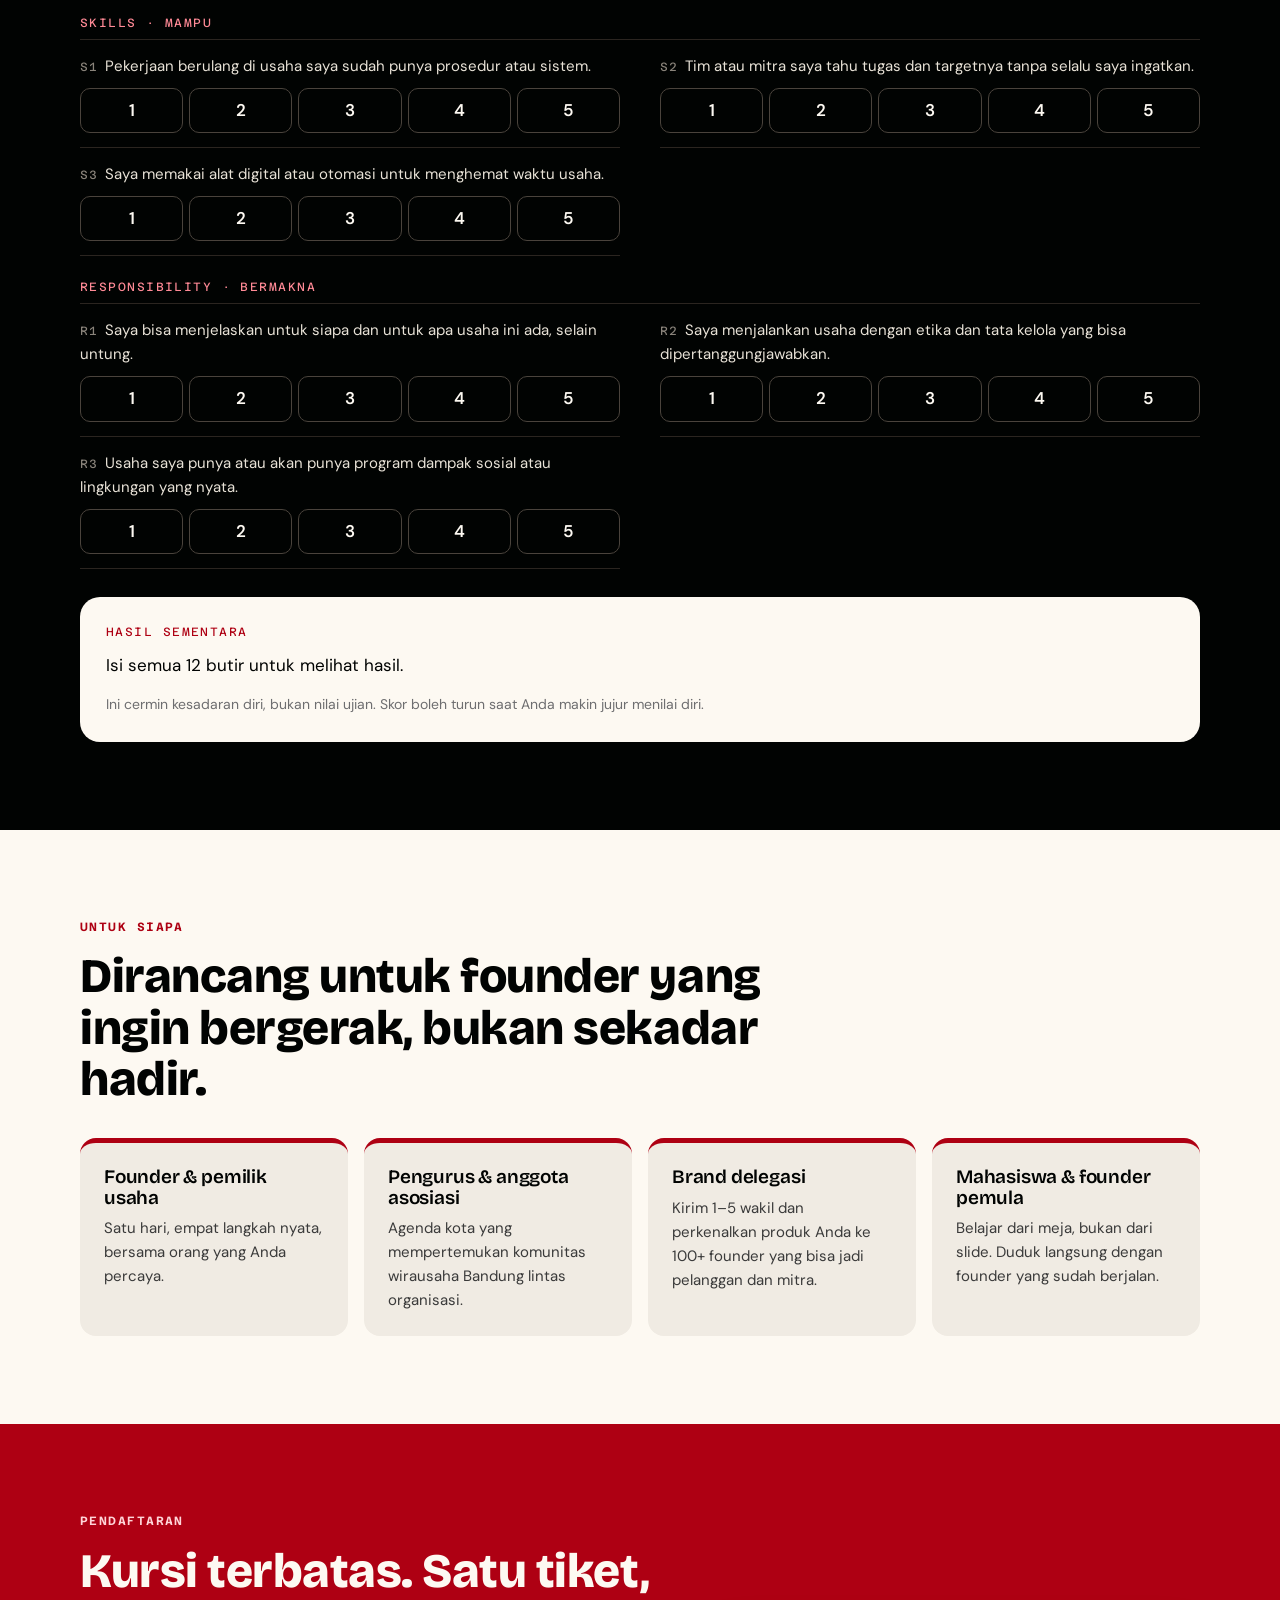
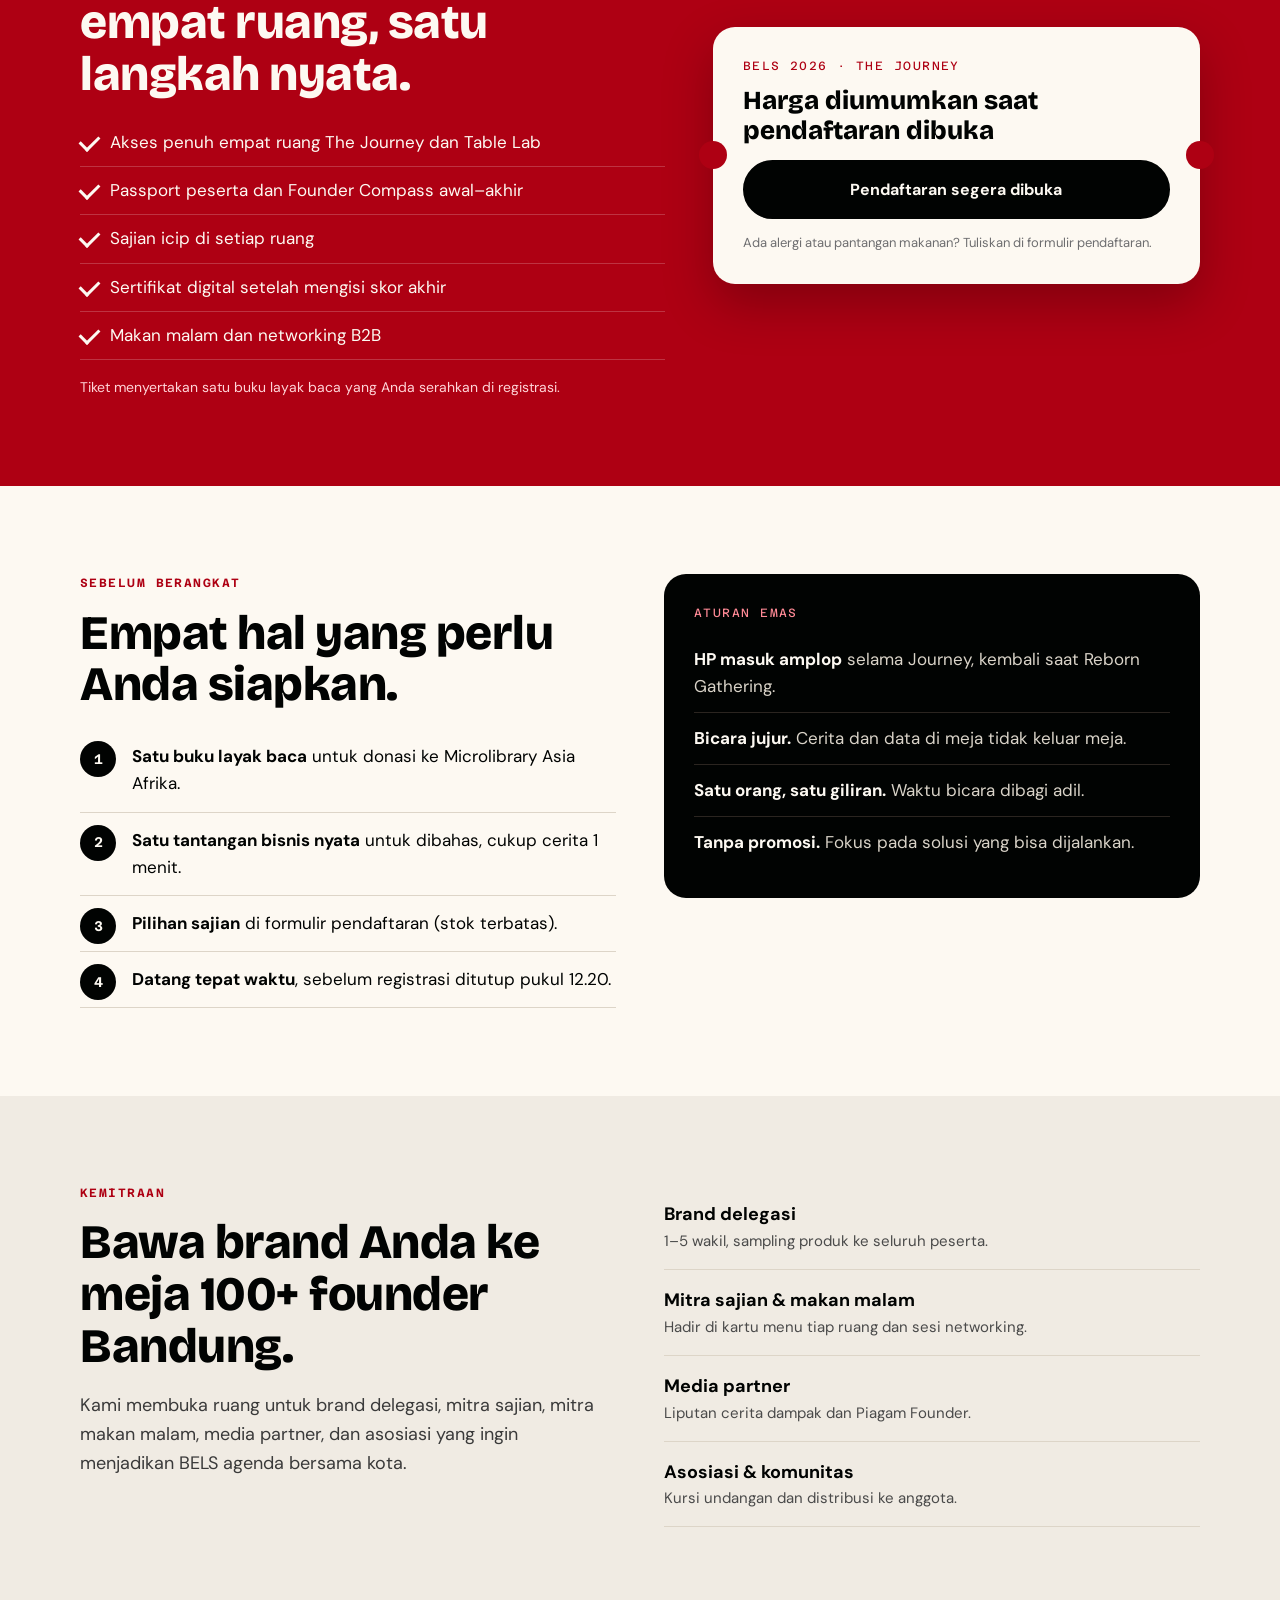
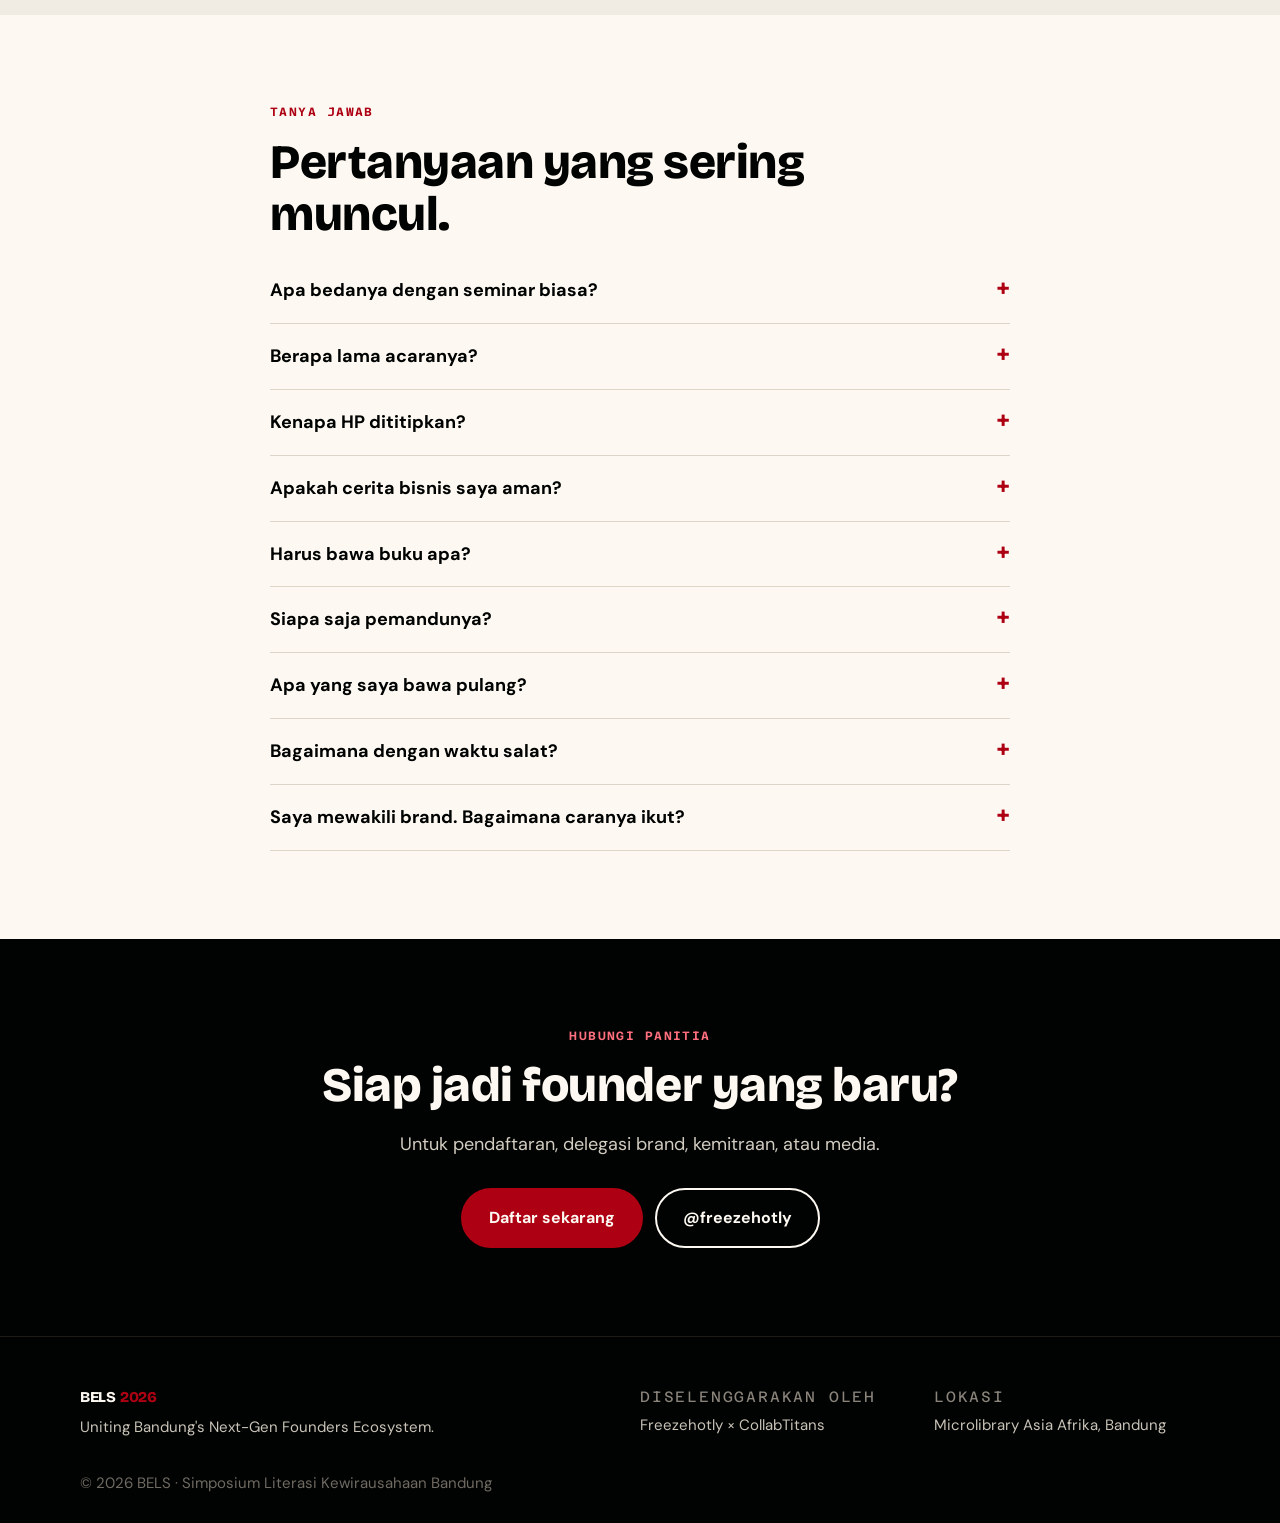
<file: archive/previous-landing-2026-11-11/index.html>
<!DOCTYPE html>
<html lang="id">
<head>
<meta charset="utf-8">
<meta name="viewport" content="width=device-width, initial-scale=1">
<title>BELS 2026 · The Journey — Simposium Literasi Kewirausahaan Bandung</title>
<meta name="description" content="Bukan seminar. Empat ruang, satu meja, satu langkah nyata. BELS 2026 · Kamis, 26 November 2026 · Microlibrary Asia Afrika, Bandung.">
<meta name="theme-color" content="#010302">
<meta property="og:type" content="website">
<meta property="og:title" content="BELS 2026 · The Journey">
<meta property="og:description" content="Bukan seminar. Empat ruang, satu meja, satu langkah nyata. 26 November 2026, Microlibrary Asia Afrika, Bandung.">
<meta property="og:locale" content="id_ID">
<meta name="twitter:card" content="summary">
<link rel="icon" href="assets/img/favicon.svg" type="image/svg+xml">
<link rel="preconnect" href="https://fonts.googleapis.com">
<link rel="preconnect" href="https://fonts.gstatic.com" crossorigin>
<link rel="stylesheet" href="https://fonts.googleapis.com/css2?family=Azeret+Mono:wght@400;600&family=Bricolage+Grotesque:opsz,wght@12..96,600;12..96,800&family=DM+Sans:wght@400;500;700&display=swap">
<link rel="stylesheet" href="assets/css/style.css">
<script type="application/ld+json">
{
  "@context": "https://schema.org",
  "@type": "Event",
  "name": "BELS 2026 · The Journey — Simposium Literasi Kewirausahaan Bandung",
  "description": "Simposium kewirausahaan berbentuk perjalanan empat ruang: Mindset, Knowledge, Skills, Responsibility. Peserta membahas masalah bisnis nyata di meja kecil dan pulang dengan satu langkah 7 hari.",
  "startDate": "2026-11-26T11:00:00+07:00",
  "endDate": "2026-11-26T20:30:00+07:00",
  "eventAttendanceMode": "https://schema.org/OfflineEventAttendanceMode",
  "eventStatus": "https://schema.org/EventScheduled",
  "inLanguage": "id",
  "location": {
    "@type": "Place",
    "name": "Microlibrary Asia Afrika",
    "address": { "@type": "PostalAddress", "addressLocality": "Bandung", "addressRegion": "Jawa Barat", "addressCountry": "ID" }
  },
  "organizer": [
    { "@type": "Organization", "name": "Freezehotly" },
    { "@type": "Organization", "name": "CollabTitans" }
  ]
}
</script>
</head>
<body>
<a class="skip" href="#main">Lewati ke konten</a>

<header class="topbar" id="top">
  <div class="wrap topbar-in">
    <a href="#top" class="logo" aria-label="BELS 2026, ke atas">BELS<span>2026</span></a>
    <nav class="menu" aria-label="Navigasi utama">
      <a href="#konsep">Konsep</a>
      <a href="#ruang">Empat Ruang</a>
      <a href="#alur">Alur Hari</a>
      <a href="#compass">Founder Compass</a>
      <a href="#faq">FAQ</a>
    </nav>
    <a class="btn btn-sm js-register" href="#daftar">Daftar</a>
  </div>
</header>

<main id="main">

<!-- HERO -->
<section class="hero">
  <div class="wrap hero-in">
    <p class="eyebrow">Simposium Literasi Kewirausahaan Bandung 2026</p>
    <h1>Bukan seminar.<br><span class="accent">Empat ruang,</span> satu meja, satu langkah nyata.</h1>
    <p class="hero-lead">Masuk sebagai satu versi diri, keluar sebagai founder yang baru. Satu hari berpindah empat ruang, membahas masalah bisnis nyata bersama sesama founder Bandung, dan pulang dengan satu langkah yang Anda jalankan dalam 7 hari.</p>
    <dl class="facts">
      <div><dt>Tanggal</dt><dd>Kamis, 26 November 2026</dd></div>
      <div><dt>Tempat</dt><dd>Microlibrary Asia Afrika, Bandung</dd></div>
      <div><dt>Registrasi dibuka</dt><dd>11.00 WIB</dd></div>
    </dl>
    <div class="cta-row">
      <a class="btn js-register" href="#daftar">Amankan kursi Anda</a>
      <a class="btn btn-ghost" href="#compass">Coba Founder Compass</a>
    </div>
    <div class="countdown" id="countdown" aria-live="polite">
      <div><b data-cd="d">--</b><span>hari</span></div>
      <div><b data-cd="h">--</b><span>jam</span></div>
      <div><b data-cd="m">--</b><span>menit</span></div>
      <div><b data-cd="s">--</b><span>detik</span></div>
    </div>
    <p class="seats" id="seats" hidden></p>
  </div>
  <div class="ticker" aria-hidden="true">
    <div class="ticker-in">
      <span>Jujur</span><i></i><span>Jernih</span><i></i><span>Mampu</span><i></i><span>Bermakna</span><i></i>
      <span>Jujur</span><i></i><span>Jernih</span><i></i><span>Mampu</span><i></i><span>Bermakna</span><i></i>
      <span>Jujur</span><i></i><span>Jernih</span><i></i><span>Mampu</span><i></i><span>Bermakna</span><i></i>
    </div>
  </div>
</section>

<!-- KONSEP -->
<section class="sec" id="konsep">
  <div class="wrap">
    <p class="eyebrow">Kenapa BELS berbeda</p>
    <h2>Banyak acara, sedikit hasil? Di sini Anda tidak duduk menonton.</h2>
    <div class="grid3">
      <article class="pill-card">
        <span class="num">01</span>
        <h3>Berpindah empat ruang</h3>
        <p>Tiap ruang membahas satu dimensi founder. Pembicara tetap di ruangnya, kelompok Anda yang berputar.</p>
      </article>
      <article class="pill-card">
        <span class="num">02</span>
        <h3>Bicara di meja kecil</h3>
        <p>Table Lab: 15 menit membedah tantangan bisnis nyata bersama sesama founder. Cerita di meja tetap di meja.</p>
      </article>
      <article class="pill-card">
        <span class="num">03</span>
        <h3>Pulang dengan langkah 7 hari</h3>
        <p>Dari tiap ruang Anda membawa satu langkah konkret. Perubahan diukur dengan skor awal dan akhir.</p>
      </article>
    </div>

    <div class="arc">
      <div class="arc-line">
        <p class="mono">Kalimat masuk</p>
        <p class="arc-q">“Saya masuk sebagai founder yang <u>&nbsp;gelisah&nbsp;</u>.”</p>
      </div>
      <div class="arc-arrow" aria-hidden="true">→</div>
      <div class="arc-line">
        <p class="mono">Kalimat keluar</p>
        <p class="arc-q">“Saya keluar sebagai founder yang <u>&nbsp;terarah&nbsp;</u>.”</p>
      </div>
      <p class="arc-note">Yang bertumbuh bukan hanya bisnisnya, tapi founder-nya.</p>
    </div>
  </div>
</section>

<!-- EMPAT RUANG -->
<section class="sec sec-dark" id="ruang">
  <div class="wrap">
    <p class="eyebrow">The Journey</p>
    <h2>Empat ruang, empat perasaan yang dilepas, empat bekal yang dibawa pulang.</h2>
    <div class="rooms">
      <article class="room">
        <div class="room-top"><span class="tag">R1</span><span class="tag tag-o">Mindset</span></div>
        <h3>Jujur</h3>
        <p class="shift">Dari gelisah dan ragu → jujur pada diri.</p>
        <p>Mengenali hambatan mental yang menunda keputusan, membangun ketahanan, mengambil risiko terukur, dan berani pivot.</p>
        <p class="bring"><b>Dibawa pulang:</b> Kartu Hambatan dan satu keputusan yang tidak lagi ditunda.</p>
        <p class="host" data-host="r1">Dipandu Muhammad Firza Arrasyid · Founder Freezehotly</p>
      </article>
      <article class="room">
        <div class="room-top"><span class="tag">R2</span><span class="tag tag-o">Knowledge</span></div>
        <h3>Jernih</h3>
        <p class="shift">Dari cemas → tenang karena melihat angka.</p>
        <p>Model bisnis, arus kas, margin, titik impas, serta legalitas dasar: NIB, HAKI, dan pajak.</p>
        <p class="bring"><b>Dibawa pulang:</b> Kartu Tiga Angka (omzet, margin, kas) dan satu perbaikan angka.</p>
        <p class="host" data-host="r2">Dipandu Fajar Maulana Yusuf Zain · Founder CollabTitans</p>
      </article>
      <article class="room">
        <div class="room-top"><span class="tag">R3</span><span class="tag tag-o">Skills</span></div>
        <h3>Mampu</h3>
        <p class="shift">Dari kewalahan → terkendali.</p>
        <p>Operasional, tim dan delegasi, rantai pasok, POS, AI tools, pemasaran digital, dan otomasi.</p>
        <p class="bring"><b>Dibawa pulang:</b> Kartu Otomasi Satu Langkah dan target jam yang dihemat per minggu.</p>
        <p class="host" data-host="r3">Pemandu segera diumumkan</p>
      </article>
      <article class="room room-red">
        <div class="room-top"><span class="tag">R4</span><span class="tag tag-o">Responsibility</span></div>
        <h3>Bermakna</h3>
        <p class="shift">Dari “untuk apa?” → ringan dan terarah.</p>
        <p>Etika, tata kelola, kewirausahaan sosial, dan Triple Bottom Line: people, planet, profit.</p>
        <p class="bring"><b>Dibawa pulang:</b> Kartu Komitmen dan satu permintaan Anda untuk kota.</p>
        <p class="host" data-host="r4">Pemandu segera diumumkan</p>
      </article>
    </div>
  </div>
</section>

<!-- ANATOMI SESI -->
<section class="sec" id="sesi">
  <div class="wrap two-col">
    <div>
      <p class="eyebrow">Anatomi satu ruang</p>
      <h2>40 menit yang padat, bukan 2 jam mendengarkan.</h2>
      <p class="lead">Setiap ruang berjalan dengan ritme yang sama, supaya energi tetap tinggi dari ruang pertama hingga keempat.</p>
    </div>
    <ol class="bar-list">
      <li style="--w:12.5%"><span class="bar"></span><b>5 mnt</b> Masuk dan sajian icip</li>
      <li style="--w:37.5%"><span class="bar"></span><b>15 mnt</b> Pemandu ruang berbagi</li>
      <li style="--w:37.5%"><span class="bar"></span><b>15 mnt</b> Table Lab di meja kecil</li>
      <li style="--w:12.5%"><span class="bar"></span><b>5 mnt</b> Stempel passport dan pindah ruang</li>
    </ol>
  </div>
  <div class="wrap">
    <h3 class="sub">Rotasi kelompok</h3>
    <p class="lead">Semua peserta melewati keempat ruang dengan urutan berbeda sesuai kelompok di passport Anda.</p>
    <div class="table-scroll">
      <table class="rot">
        <thead><tr><th>Kelompok</th><th>Sesi 1</th><th>Sesi 2</th><th>Sesi 3</th><th>Sesi 4</th></tr></thead>
        <tbody>
          <tr><td>A</td><td class="c1">R1</td><td class="c2">R2</td><td class="c3">R3</td><td class="c4">R4</td></tr>
          <tr><td>B</td><td class="c2">R2</td><td class="c3">R3</td><td class="c4">R4</td><td class="c1">R1</td></tr>
          <tr><td>C</td><td class="c3">R3</td><td class="c4">R4</td><td class="c1">R1</td><td class="c2">R2</td></tr>
          <tr><td>D</td><td class="c4">R4</td><td class="c1">R1</td><td class="c2">R2</td><td class="c3">R3</td></tr>
        </tbody>
      </table>
    </div>
  </div>
</section>

<!-- ALUR HARI -->
<section class="sec sec-bone" id="alur">
  <div class="wrap">
    <p class="eyebrow">Alur hari · Kamis, 26 November 2026</p>
    <h2>Dari registrasi hingga networking B2B.</h2>
    <p class="note">Jadwal sementara, dapat berubah. Versi final dikirim ke semua pendaftar sebelum hari-H.</p>
    <ol class="timeline">
      <li><time>11.00–12.20</time><div><b>Registrasi</b><p>Serah buku untuk Microlibrary, titip HP dalam amplop, ambil passport. Salat Dzuhur bergantian.</p></div></li>
      <li><time>12.20–12.50</time><div><b>Prolog bersama</b><p>Tulis kalimat masuk dan skor awal Founder Compass.</p></div></li>
      <li class="hl"><time>12.50–14.50</time><div><b>The Journey: Sesi 1–3</b><p>Tiga ruang, masing-masing 40 menit.</p></div></li>
      <li><time>14.50–15.20</time><div><b>Jeda Ashar</b></div></li>
      <li class="hl"><time>15.20–16.00</time><div><b>The Journey: Sesi 4</b><p>Ruang terakhir sesuai kelompok Anda.</p></div></li>
      <li><time>16.00–16.30</time><div><b>Reborn Gathering</b><p>Skor akhir, kalimat keluar, HP kembali ke tangan Anda.</p></div></li>
      <li><time>16.30–17.30</time><div><b>Piagam Founder Bandung</b><p>Suara founder diserahkan secara simbolis kepada perwakilan kota.</p></div></li>
      <li><time>17.30–17.50</time><div><b>Penutupan</b></div></li>
      <li><time>17.50–18.20</time><div><b>Maghrib</b></div></li>
      <li><time>18.20–20.30</time><div><b>Makan malam &amp; networking B2B</b><p>Bertemu calon pelanggan, mitra, dan sesama brand Bandung.</p></div></li>
    </ol>
  </div>
</section>

<!-- LEGACY -->
<section class="sec" id="legacy">
  <div class="wrap">
    <p class="eyebrow">Warisan untuk kota</p>
    <h2>Satu hari Anda meninggalkan jejak di Bandung.</h2>
    <div class="grid3">
      <article class="legacy">
        <div class="ico" aria-hidden="true">
          <svg viewBox="0 0 48 48"><path d="M8 10h14a4 4 0 0 1 4 4v26a3 3 0 0 0-3-3H8zM40 10H26a4 4 0 0 0-4 4v26a3 3 0 0 1 3-3h15z" fill="none" stroke="currentColor" stroke-width="2.5" stroke-linejoin="round"/></svg>
        </div>
        <h3>Bukumu tinggal di perpustakaan kota</h3>
        <p>Setiap peserta membawa satu buku layak baca. Buku masuk ke koleksi publik Microlibrary Asia Afrika dan dibaca warga Bandung setelah acara selesai.</p>
      </article>
      <article class="legacy">
        <div class="ico" aria-hidden="true">
          <svg viewBox="0 0 48 48"><rect x="10" y="6" width="28" height="36" rx="3" fill="none" stroke="currentColor" stroke-width="2.5"/><path d="M16 16h16M16 23h16M16 30h10" stroke="currentColor" stroke-width="2.5" stroke-linecap="round"/></svg>
        </div>
        <h3>Piagam Founder Bandung</h3>
        <p>Angka, hambatan teratas, dan permintaan founder kepada kota, dirangkum dari kartu-kartu Anda pada sore itu juga. Hanya data agregat, kutipan anonim atas izin Anda.</p>
      </article>
      <article class="legacy">
        <div class="ico" aria-hidden="true">
          <svg viewBox="0 0 48 48"><circle cx="16" cy="18" r="6" fill="none" stroke="currentColor" stroke-width="2.5"/><circle cx="32" cy="18" r="6" fill="none" stroke="currentColor" stroke-width="2.5"/><path d="M6 40c0-6 4-10 10-10s10 4 10 10M22 40c0-6 4-10 10-10s10 4 10 10" fill="none" stroke="currentColor" stroke-width="2.5"/></svg>
        </div>
        <h3>Jejaring yang berlanjut</h3>
        <p>Makan malam dan networking B2B mempertemukan founder, pengurus asosiasi, dan brand lokal. Di H+30 kami menanyakan kembali langkah 7 hari Anda.</p>
      </article>
    </div>
    <div class="neon" id="neon" hidden>
      <p class="mono">Penutupan simbolik</p>
      <p class="neon-t">Penyalaan neon sign Microlibrary</p>
      <p>Momen penutup menjelang senja, sebagai tanda warisan BELS 2026 untuk ruang publik kota.</p>
    </div>
  </div>
</section>

<!-- FOUNDER COMPASS -->
<section class="sec sec-dark" id="compass">
  <div class="wrap">
    <p class="eyebrow">Founder Compass</p>
    <h2>Seberapa siap Anda hari ini? Ukur dalam 2 menit.</h2>
    <p class="lead">12 pernyataan, skala 1 (sangat tidak setuju) sampai 5 (sangat setuju). Dihitung hanya di perangkat Anda, tidak ada yang dikirim atau disimpan. Di hari-H, skor resmi ditulis di passport dan dibandingkan dengan skor akhir Anda.</p>
    <form id="fc" class="fc" onsubmit="return false"></form>
    <div class="fc-out" id="fc-out">
      <p class="mono">Hasil sementara</p>
      <div id="fc-res"><p>Isi semua 12 butir untuk melihat hasil.</p></div>
      <p class="note">Ini cermin kesadaran diri, bukan nilai ujian. Skor boleh turun saat Anda makin jujur menilai diri.</p>
    </div>
  </div>
</section>

<!-- UNTUK SIAPA -->
<section class="sec" id="siapa">
  <div class="wrap">
    <p class="eyebrow">Untuk siapa</p>
    <h2>Dirancang untuk founder yang ingin bergerak, bukan sekadar hadir.</h2>
    <div class="grid4">
      <article class="who"><h3>Founder &amp; pemilik usaha</h3><p>Satu hari, empat langkah nyata, bersama orang yang Anda percaya.</p></article>
      <article class="who"><h3>Pengurus &amp; anggota asosiasi</h3><p>Agenda kota yang mempertemukan komunitas wirausaha Bandung lintas organisasi.</p></article>
      <article class="who"><h3>Brand delegasi</h3><p>Kirim 1–5 wakil dan perkenalkan produk Anda ke 100+ founder yang bisa jadi pelanggan dan mitra.</p></article>
      <article class="who"><h3>Mahasiswa &amp; founder pemula</h3><p>Belajar dari meja, bukan dari slide. Duduk langsung dengan founder yang sudah berjalan.</p></article>
    </div>
  </div>
</section>

<!-- DAFTAR -->
<section class="sec sec-red" id="daftar">
  <div class="wrap daftar">
    <div>
      <p class="eyebrow">Pendaftaran</p>
      <h2>Kursi terbatas. Satu tiket, empat ruang, satu langkah nyata.</h2>
      <ul class="incl">
        <li>Akses penuh empat ruang The Journey dan Table Lab</li>
        <li>Passport peserta dan Founder Compass awal–akhir</li>
        <li>Sajian icip di setiap ruang</li>
        <li>Sertifikat digital setelah mengisi skor akhir</li>
        <li>Makan malam dan networking B2B</li>
      </ul>
      <p class="note-light">Tiket menyertakan satu buku layak baca yang Anda serahkan di registrasi.</p>
    </div>
    <div class="ticket">
      <p class="mono">BELS 2026 · The Journey</p>
      <p class="ticket-price" id="price">Harga diumumkan saat pendaftaran dibuka</p>
      <p class="ticket-close" id="close" hidden></p>
      <a class="btn btn-dark btn-block js-register" id="reg-main" href="#kontak">Pendaftaran segera dibuka</a>
      <a class="btn btn-ghost-dark btn-block" id="wa-main" hidden target="_blank" rel="noopener">Tanya via WhatsApp</a>
      <p class="tiny">Ada alergi atau pantangan makanan? Tuliskan di formulir pendaftaran.</p>
    </div>
  </div>
</section>

<!-- ATURAN -->
<section class="sec" id="aturan">
  <div class="wrap two-col">
    <div>
      <p class="eyebrow">Sebelum berangkat</p>
      <h2>Empat hal yang perlu Anda siapkan.</h2>
      <ol class="steps">
        <li><b>Satu buku layak baca</b> untuk donasi ke Microlibrary Asia Afrika.</li>
        <li><b>Satu tantangan bisnis nyata</b> untuk dibahas, cukup cerita 1 menit.</li>
        <li><b>Pilihan sajian</b> di formulir pendaftaran (stok terbatas).</li>
        <li><b>Datang tepat waktu</b>, sebelum registrasi ditutup pukul 12.20.</li>
      </ol>
    </div>
    <div class="rules">
      <p class="mono">Aturan emas</p>
      <ul>
        <li><b>HP masuk amplop</b> selama Journey, kembali saat Reborn Gathering.</li>
        <li><b>Bicara jujur.</b> Cerita dan data di meja tidak keluar meja.</li>
        <li><b>Satu orang, satu giliran.</b> Waktu bicara dibagi adil.</li>
        <li><b>Tanpa promosi.</b> Fokus pada solusi yang bisa dijalankan.</li>
      </ul>
    </div>
  </div>
</section>

<!-- MITRA -->
<section class="sec sec-bone" id="mitra">
  <div class="wrap two-col">
    <div>
      <p class="eyebrow">Kemitraan</p>
      <h2>Bawa brand Anda ke meja 100+ founder Bandung.</h2>
      <p class="lead">Kami membuka ruang untuk brand delegasi, mitra sajian, mitra makan malam, media partner, dan asosiasi yang ingin menjadikan BELS agenda bersama kota.</p>
    </div>
    <ul class="partner-list">
      <li><b>Brand delegasi</b><span>1–5 wakil, sampling produk ke seluruh peserta.</span></li>
      <li><b>Mitra sajian &amp; makan malam</b><span>Hadir di kartu menu tiap ruang dan sesi networking.</span></li>
      <li><b>Media partner</b><span>Liputan cerita dampak dan Piagam Founder.</span></li>
      <li><b>Asosiasi &amp; komunitas</b><span>Kursi undangan dan distribusi ke anggota.</span></li>
    </ul>
  </div>
</section>

<!-- FAQ -->
<section class="sec" id="faq">
  <div class="wrap narrow">
    <p class="eyebrow">Tanya jawab</p>
    <h2>Pertanyaan yang sering muncul.</h2>
    <details><summary>Apa bedanya dengan seminar biasa?</summary><p>Anda tidak duduk di satu ruang mendengarkan. Anda berpindah empat ruang, bicara di meja kecil tentang masalah bisnis Anda sendiri, dan pulang dengan satu langkah 7 hari dari tiap ruang.</p></details>
    <details><summary>Berapa lama acaranya?</summary><p>Inti acara berlangsung 11.00–17.50 WIB. Setiap ruang 40 menit. Makan malam dan networking B2B 18.20–20.30 bersifat opsional.</p></details>
    <details><summary>Kenapa HP dititipkan?</summary><p>Supaya semua hadir sepenuhnya di meja. HP dikembalikan saat Reborn Gathering. Untuk keadaan darurat, nomor panitia tercantum di passport Anda.</p></details>
    <details><summary>Apakah cerita bisnis saya aman?</summary><p>Aturan meja menyatakan cerita dan data bersifat rahasia. Data hanya dipakai untuk laporan agregat, dan kutipan hanya anonim serta hanya jika Anda memberi izin di kartu ruang.</p></details>
    <details><summary>Harus bawa buku apa?</summary><p>Satu buku layak baca dari genre apa pun yang pantas masuk koleksi perpustakaan publik. Buku diserahkan di meja registrasi.</p></details>
    <details><summary>Siapa saja pemandunya?</summary><p>Ruang Mindset dipandu Muhammad Firza Arrasyid dan ruang Knowledge oleh Fajar Maulana Yusuf Zain. Pemandu ruang Skills dan Responsibility akan diumumkan setelah konfirmasi.</p></details>
    <details><summary>Apa yang saya bawa pulang?</summary><p>Satu langkah nyata dari tiap ruang, skor Founder Compass awal dan akhir, jejaring baru, dan sertifikat digital setelah mengisi skor akhir.</p></details>
    <details><summary>Bagaimana dengan waktu salat?</summary><p>Dzuhur bergantian saat registrasi, Ashar saat jeda, dan Maghrib sebelum makan malam.</p></details>
    <details><summary>Saya mewakili brand. Bagaimana caranya ikut?</summary><p>Brand dapat mengirim 1–5 wakil sebagai delegasi dan berpartisipasi dalam sampling produk. Hubungi panitia melalui kontak di bawah.</p></details>
  </div>
</section>

<!-- KONTAK -->
<section class="sec sec-dark" id="kontak">
  <div class="wrap narrow center">
    <p class="eyebrow">Hubungi panitia</p>
    <h2>Siap jadi founder yang baru?</h2>
    <p class="lead">Untuk pendaftaran, delegasi brand, kemitraan, atau media.</p>
    <div class="cta-row center">
      <a class="btn js-register" href="#daftar">Daftar sekarang</a>
      <a class="btn btn-ghost" id="wa-foot" hidden target="_blank" rel="noopener">WhatsApp panitia</a>
      <a class="btn btn-ghost" id="ig-foot" target="_blank" rel="noopener">Instagram</a>
    </div>
  </div>
</section>

</main>

<footer class="foot">
  <div class="wrap foot-in">
    <div>
      <p class="logo">BELS<span>2026</span></p>
      <p>Uniting Bandung's Next-Gen Founders Ecosystem.</p>
    </div>
    <div>
      <p class="mono">Diselenggarakan oleh</p>
      <p>Freezehotly × CollabTitans</p>
    </div>
    <div>
      <p class="mono">Lokasi</p>
      <p>Microlibrary Asia Afrika, Bandung</p>
    </div>
  </div>
  <p class="wrap copy">© 2026 BELS · Simposium Literasi Kewirausahaan Bandung</p>
</footer>

<script src="assets/js/config.js"></script>
<script src="assets/js/main.js"></script>
</body>
</html>
</file>
<file: archive/previous-landing-2026-11-11/assets/css/style.css>
/* BELS 2026 · The Journey — visual identity uses the provisional Freezehotly palette */
:root{
  --ink:#010302; --ink-2:#17130F; --ink-3:#241E19;
  --cream:#FDF9F2; --bone:#F0EBE3; --line:#DDD5C8;
  --red:#AE0013; --red-2:#8C000F;
  --grey:#6E6E70; --muted:#C9C3B8;
  --f-display:'Bricolage Grotesque',system-ui,sans-serif;
  --f-body:'DM Sans',system-ui,sans-serif;
  --f-mono:'Azeret Mono',ui-monospace,monospace;
  --r:16px;
}
*{box-sizing:border-box;margin:0;padding:0}
[hidden]{display:none!important}
html{scroll-behavior:smooth;scroll-padding-top:72px}
body{font-family:var(--f-body);background:var(--cream);color:var(--ink);line-height:1.6;font-size:17px;-webkit-font-smoothing:antialiased}
img,svg{display:block;max-width:100%}
a{color:inherit}
h1,h2,h3{font-family:var(--f-display);line-height:1.08;letter-spacing:-.01em}
h1{font-size:clamp(40px,7vw,84px);font-weight:800}
h2{font-size:clamp(28px,4.2vw,48px);font-weight:800;margin-bottom:18px;max-width:22ch}
h3{font-size:21px;font-weight:600}
.mono,.eyebrow{font-family:var(--f-mono);font-size:12px;letter-spacing:.12em;text-transform:uppercase}
.eyebrow{color:var(--red);margin-bottom:14px;font-weight:600}
.lead{font-size:18px;color:#3a3a3a;max-width:60ch;margin-bottom:24px}
.note{font-size:14px;color:var(--grey);margin-bottom:22px}
.wrap{max-width:1160px;margin:0 auto;padding:0 20px}
.narrow{max-width:780px}
.center{text-align:center}
.center h2,.center .lead{margin-left:auto;margin-right:auto}
.skip{position:absolute;left:-999px;top:0;background:var(--ink);color:var(--cream);padding:10px 14px;z-index:100}
.skip:focus{left:10px}
:focus-visible{outline:3px solid var(--red);outline-offset:3px}

/* Buttons */
.btn{display:inline-flex;align-items:center;justify-content:center;gap:8px;font-family:var(--f-body);font-weight:700;font-size:16px;text-decoration:none;background:var(--red);color:var(--cream);padding:15px 26px;border-radius:999px;border:2px solid var(--red);transition:transform .15s,background .15s;cursor:pointer}
.btn:hover{background:var(--red-2);border-color:var(--red-2);transform:translateY(-1px)}
.btn-sm{padding:9px 18px;font-size:14px}
.btn-ghost{background:transparent;border-color:currentColor;color:inherit}
.btn-ghost:hover{background:rgba(255,255,255,.08);border-color:currentColor}
.btn-dark{background:var(--ink);border-color:var(--ink)}
.btn-dark:hover{background:var(--ink-3);border-color:var(--ink-3)}
.btn-ghost-dark{background:transparent;color:var(--ink);border-color:var(--ink)}
.btn-ghost-dark:hover{background:rgba(0,0,0,.05);border-color:var(--ink)}
.btn-block{width:100%;margin-top:10px}
.cta-row{display:flex;flex-wrap:wrap;gap:12px;margin-top:30px}
.cta-row.center{justify-content:center}

/* Top bar */
.topbar{position:sticky;top:0;z-index:50;background:rgba(1,3,2,.94);backdrop-filter:blur(8px);color:var(--cream);border-bottom:1px solid #1f1b17}
.topbar-in{display:flex;align-items:center;justify-content:space-between;gap:16px;height:62px}
.logo{font-family:var(--f-display);font-weight:800;font-size:22px;text-decoration:none;letter-spacing:-.02em}
.logo span{color:var(--red);margin-left:4px}
.menu{display:flex;gap:4px}
.menu a{text-decoration:none;font-size:14px;color:var(--muted);padding:8px 12px;border-radius:999px}
.menu a:hover{color:var(--cream);background:#1f1b17}
@media(max-width:860px){.menu{display:none}}

/* Hero */
.hero{background:var(--ink);color:var(--cream);position:relative;overflow:hidden}
.hero::before{content:"";position:absolute;right:-18vw;top:-10vw;width:58vw;height:58vw;border-radius:50%;background:radial-gradient(circle,rgba(174,0,19,.45),rgba(174,0,19,0) 65%);pointer-events:none}
.hero-in{position:relative;padding:72px 20px 56px}
.hero .eyebrow{color:var(--muted)}
.hero h1{max-width:15ch}
.accent{color:var(--red)}
.hero-lead{font-size:19px;color:#D9D3C8;max-width:58ch;margin-top:22px}
.facts{display:flex;flex-wrap:wrap;gap:12px 36px;margin-top:30px}
.facts dt{font-family:var(--f-mono);font-size:11px;letter-spacing:.12em;text-transform:uppercase;color:var(--muted)}
.facts dd{font-weight:700;font-size:17px}
.countdown{display:flex;gap:10px;margin-top:40px}
.countdown div{background:var(--ink-2);border:1px solid #2b2520;border-radius:12px;padding:12px 0;width:76px;text-align:center}
.countdown b{display:block;font-family:var(--f-display);font-size:30px;line-height:1}
.countdown span{font-family:var(--f-mono);font-size:10px;letter-spacing:.1em;text-transform:uppercase;color:var(--muted)}
.seats{margin-top:16px;font-family:var(--f-mono);font-size:13px;color:#ffb3ba}
.ticker{border-top:1px solid #1f1b17;overflow:hidden;padding:16px 0;position:relative}
.ticker-in{display:flex;align-items:center;gap:28px;width:max-content;animation:tick 28s linear infinite}
.ticker span{font-family:var(--f-display);font-weight:800;font-size:28px;color:var(--cream);opacity:.9}
.ticker i{width:10px;height:10px;border-radius:50%;background:var(--red)}
@keyframes tick{to{transform:translateX(-33.333%)}}
@media(prefers-reduced-motion:reduce){.ticker-in{animation:none}html{scroll-behavior:auto}}

/* Sections */
.sec{padding:88px 0}
.sec-dark{background:var(--ink);color:var(--cream)}
.sec-dark .lead{color:#D2CCC1}
.sec-dark .eyebrow{color:#FF6F7D}
.sec-dark .note{color:#A9A39A}
.sec-bone{background:var(--bone)}
.sec-red{background:var(--red);color:var(--cream)}
.sec-red .eyebrow{color:#FFD4D8}
.sub{margin:56px 0 8px}
.two-col{display:grid;grid-template-columns:1fr 1fr;gap:48px;align-items:start}
@media(max-width:860px){.two-col{grid-template-columns:1fr;gap:28px}}
.grid3{display:grid;grid-template-columns:repeat(3,1fr);gap:16px;margin-top:32px}
.grid4{display:grid;grid-template-columns:repeat(4,1fr);gap:16px;margin-top:32px}
@media(max-width:960px){.grid4{grid-template-columns:1fr 1fr}}
@media(max-width:760px){.grid3{grid-template-columns:1fr}}
@media(max-width:520px){.grid4{grid-template-columns:1fr}}

/* Konsep */
.pill-card{background:var(--bone);border-radius:var(--r);padding:26px}
.pill-card .num{font-family:var(--f-mono);font-size:13px;color:var(--red);font-weight:600}
.pill-card h3{margin:14px 0 8px}
.pill-card p{color:#3a3a3a}
.arc{margin-top:40px;background:var(--ink);color:var(--cream);border-radius:22px;padding:32px;display:grid;grid-template-columns:1fr auto 1fr;gap:20px;align-items:center}
.arc .mono{color:var(--muted)}
.arc-q{font-family:var(--f-display);font-size:clamp(20px,2.6vw,28px);font-weight:600;margin-top:6px}
.arc-q u{text-decoration-color:var(--red);text-decoration-thickness:3px;text-underline-offset:6px;color:#FF8A96}
.arc-arrow{font-size:36px;color:var(--red)}
.arc-note{grid-column:1/-1;color:#D2CCC1;border-top:1px solid #2b2520;padding-top:16px}
@media(max-width:700px){.arc{grid-template-columns:1fr}.arc-arrow{transform:rotate(90deg);justify-self:start}}

/* Rooms */
.rooms{display:grid;grid-template-columns:repeat(4,1fr);gap:14px;margin-top:36px}
@media(max-width:1000px){.rooms{grid-template-columns:1fr 1fr}}
@media(max-width:560px){.rooms{grid-template-columns:1fr}}
.room{background:var(--ink-2);border:1px solid #2b2520;border-radius:20px;padding:24px;display:flex;flex-direction:column;gap:10px}
.room-red{background:var(--red);border-color:var(--red)}
.room h3{font-size:38px;font-weight:800;margin-top:6px}
.room-top{display:flex;gap:6px}
.tag{font-family:var(--f-mono);font-size:11px;background:var(--cream);color:var(--ink);padding:3px 9px;border-radius:999px}
.tag-o{background:transparent;color:var(--cream);border:1px solid #5a524a}
.room-red .tag-o{border-color:#FFB3BA}
.shift{font-weight:700;color:#FF8A96}
.room-red .shift{color:#FFE3E6}
.room p{font-size:15px;color:#D9D3C8}
.room-red p{color:#FFEDEF}
.room .bring{border-top:1px solid #2b2520;padding-top:10px}
.room-red .bring{border-color:#D23142}
.room .host{margin-top:auto;font-family:var(--f-mono);font-size:11px;letter-spacing:.06em;text-transform:uppercase;color:var(--muted)}
.room-red .host{color:#FFD4D8}

/* Session anatomy */
.bar-list{list-style:none;display:flex;flex-direction:column;gap:14px;margin-top:8px}
.bar-list li{display:grid;grid-template-columns:1fr;gap:6px;font-size:16px}
.bar-list .bar{display:block;height:12px;border-radius:6px;background:var(--line);position:relative;overflow:hidden}
.bar-list .bar::after{content:"";position:absolute;inset:0;width:var(--w);background:var(--red);border-radius:6px}
.bar-list b{font-family:var(--f-mono);font-size:13px;margin-right:8px}
.table-scroll{overflow-x:auto;margin-top:8px}
.rot{border-collapse:separate;border-spacing:6px;min-width:460px;width:100%}
.rot th{font-family:var(--f-mono);font-size:12px;font-weight:400;text-transform:uppercase;letter-spacing:.08em;color:var(--grey);text-align:left;padding:4px 8px}
.rot td{padding:12px;border-radius:10px;font-weight:700;text-align:center}
.rot td:first-child{font-family:var(--f-display);font-size:22px;background:none;text-align:left}
.c1{background:#F3D9DC}.c2{background:#E9E1D3}.c3{background:#D9D3C8}.c4{background:var(--red);color:var(--cream)}

/* Timeline */
.timeline{list-style:none;margin-top:8px;border-left:2px solid var(--ink);margin-left:6px}
.timeline li{display:grid;grid-template-columns:130px 1fr;gap:16px;padding:12px 0 12px 22px;position:relative}
.timeline li::before{content:"";position:absolute;left:-7px;top:19px;width:12px;height:12px;border-radius:50%;background:var(--cream);border:2px solid var(--ink)}
.timeline li.hl::before{background:var(--red);border-color:var(--red)}
.timeline time{font-family:var(--f-mono);font-size:14px;font-weight:600;padding-top:2px}
.timeline b{font-size:18px}
.timeline p{font-size:15px;color:#4a4a4a}
.timeline li.hl b{color:var(--red)}
@media(max-width:560px){.timeline li{grid-template-columns:1fr;gap:2px}}

/* Legacy */
.legacy{border:2px solid var(--ink);border-radius:20px;padding:26px}
.legacy .ico{width:48px;height:48px;color:var(--red);margin-bottom:16px}
.legacy h3{margin-bottom:8px}
.legacy p{color:#3a3a3a;font-size:16px}
.neon{margin-top:20px;background:var(--ink);color:var(--cream);border-radius:20px;padding:30px;text-align:center}
.neon .mono{color:var(--muted)}
.neon-t{font-family:var(--f-display);font-size:32px;font-weight:800;color:#FF5A6B;text-shadow:0 0 8px rgba(255,60,80,.8),0 0 24px rgba(174,0,19,.9);margin:8px 0}

/* Founder Compass */
.fc{display:grid;grid-template-columns:1fr 1fr;gap:0 40px;margin-top:10px}
@media(max-width:860px){.fc{grid-template-columns:1fr}}
.fc-group{grid-column:1/-1;font-family:var(--f-mono);font-size:12px;letter-spacing:.12em;text-transform:uppercase;color:#FF8A96;margin-top:22px;padding-bottom:6px;border-bottom:1px solid #2b2520}
.q{padding:14px 0;border-bottom:1px solid #2b2520}
.q legend{font-size:15px;margin-bottom:10px;color:#E8E2D7}
.q fieldset{border:0}
.opts{display:flex;gap:6px}
.opts label{flex:1;position:relative}
.opts input{position:absolute;opacity:0;inset:0;cursor:pointer}
.opts span{display:block;text-align:center;border:1px solid #4a433c;border-radius:10px;padding:8px 0;font-weight:600;transition:background .12s}
.opts input:checked+span{background:var(--red);border-color:var(--red);color:var(--cream)}
.opts input:focus-visible+span{outline:3px solid #FF8A96;outline-offset:2px}
.fc-out{margin-top:28px;background:var(--cream);color:var(--ink);border-radius:20px;padding:26px}
.fc-out .mono{color:var(--red)}
.fc-out .note{color:var(--grey);margin:14px 0 0}
#fc-res{margin-top:10px}
.fc-row{display:grid;grid-template-columns:200px 1fr 70px;gap:12px;align-items:center;padding:6px 0}
.fc-row .track{height:10px;background:var(--line);border-radius:5px;overflow:hidden}
.fc-row .fill{height:100%;background:var(--red);border-radius:5px;transition:width .4s}
.fc-row b{text-align:right;font-family:var(--f-mono)}
.fc-total{margin-top:12px;font-family:var(--f-display);font-size:26px;font-weight:800}
.fc-band{font-size:13px;color:var(--grey)}
@media(max-width:560px){.fc-row{grid-template-columns:1fr 60px}.fc-row .track{grid-column:1/-1;order:3}}

/* Who */
.who{background:var(--bone);border-radius:var(--r);padding:24px;border-top:5px solid var(--red)}
.who h3{font-size:19px;margin-bottom:8px}
.who p{font-size:15px;color:#3a3a3a}

/* Daftar */
.daftar{display:grid;grid-template-columns:1.2fr 1fr;gap:48px;align-items:center}
@media(max-width:860px){.daftar{grid-template-columns:1fr}}
.incl{list-style:none;margin-top:8px}
.incl li{padding:10px 0 10px 30px;border-bottom:1px solid rgba(255,255,255,.2);position:relative}
.incl li::before{content:"";position:absolute;left:0;top:16px;width:16px;height:9px;border-left:3px solid var(--cream);border-bottom:3px solid var(--cream);transform:rotate(-45deg)}
.note-light{margin-top:16px;font-size:14px;color:#FFD4D8}
.ticket{background:var(--cream);color:var(--ink);border-radius:22px;padding:30px;position:relative;box-shadow:0 20px 50px rgba(0,0,0,.25)}
.ticket::before,.ticket::after{content:"";position:absolute;top:50%;width:28px;height:28px;border-radius:50%;background:var(--red);transform:translateY(-50%)}
.ticket::before{left:-14px}.ticket::after{right:-14px}
.ticket .mono{color:var(--red)}
.ticket-price{font-family:var(--f-display);font-size:26px;font-weight:800;margin:10px 0 4px;line-height:1.15}
.ticket-close{font-size:14px;color:var(--grey);margin-bottom:6px}
.tiny{font-size:13px;color:var(--grey);margin-top:14px}

/* Aturan */
.steps{list-style:none;counter-reset:s;margin-top:8px}
.steps li{counter-increment:s;padding:14px 0 14px 52px;position:relative;border-bottom:1px solid var(--line)}
.steps li::before{content:counter(s);position:absolute;left:0;top:12px;width:36px;height:36px;border-radius:50%;background:var(--ink);color:var(--cream);display:grid;place-items:center;font-family:var(--f-mono);font-weight:600;font-size:14px}
.rules{background:var(--ink);color:var(--cream);border-radius:22px;padding:30px}
.rules .mono{color:#FF8A96;margin-bottom:10px}
.rules ul{list-style:none}
.rules li{padding:12px 0;border-bottom:1px solid #2b2520;color:#D9D3C8}
.rules li:last-child{border:0}
.rules b{color:var(--cream)}

/* Mitra */
.partner-list{list-style:none}
.partner-list li{display:flex;flex-direction:column;padding:16px 0;border-bottom:1px solid var(--line)}
.partner-list b{font-size:18px}
.partner-list span{color:#4a4a4a;font-size:15px}

/* FAQ */
details{border-bottom:1px solid var(--line);padding:18px 0}
summary{cursor:pointer;font-weight:700;font-size:18px;list-style:none;display:flex;justify-content:space-between;gap:16px}
summary::-webkit-details-marker{display:none}
summary::after{content:"+";font-family:var(--f-mono);color:var(--red);font-size:22px;line-height:1;transition:transform .2s}
details[open] summary::after{transform:rotate(45deg)}
details p{margin-top:10px;color:#3a3a3a}

/* Footer */
.foot{background:var(--ink);color:var(--muted);padding:48px 0 28px;border-top:1px solid #1f1b17}
.foot-in{display:grid;grid-template-columns:2fr 1fr 1fr;gap:28px}
.foot .logo{color:var(--cream);margin-bottom:6px}
.foot .mono{color:#8a847b;margin-bottom:4px}
.foot p{font-size:15px}
.copy{margin-top:32px;font-size:13px;color:#6f6a62}
@media(max-width:700px){.foot-in{grid-template-columns:1fr}}

@media(max-width:560px){
  body{font-size:16px}
  .sec{padding:64px 0}
  .hero-in{padding:52px 20px 40px}
  .countdown div{width:auto;flex:1}
  .btn{width:100%}
  .topbar .btn{width:auto}
}
</file>
